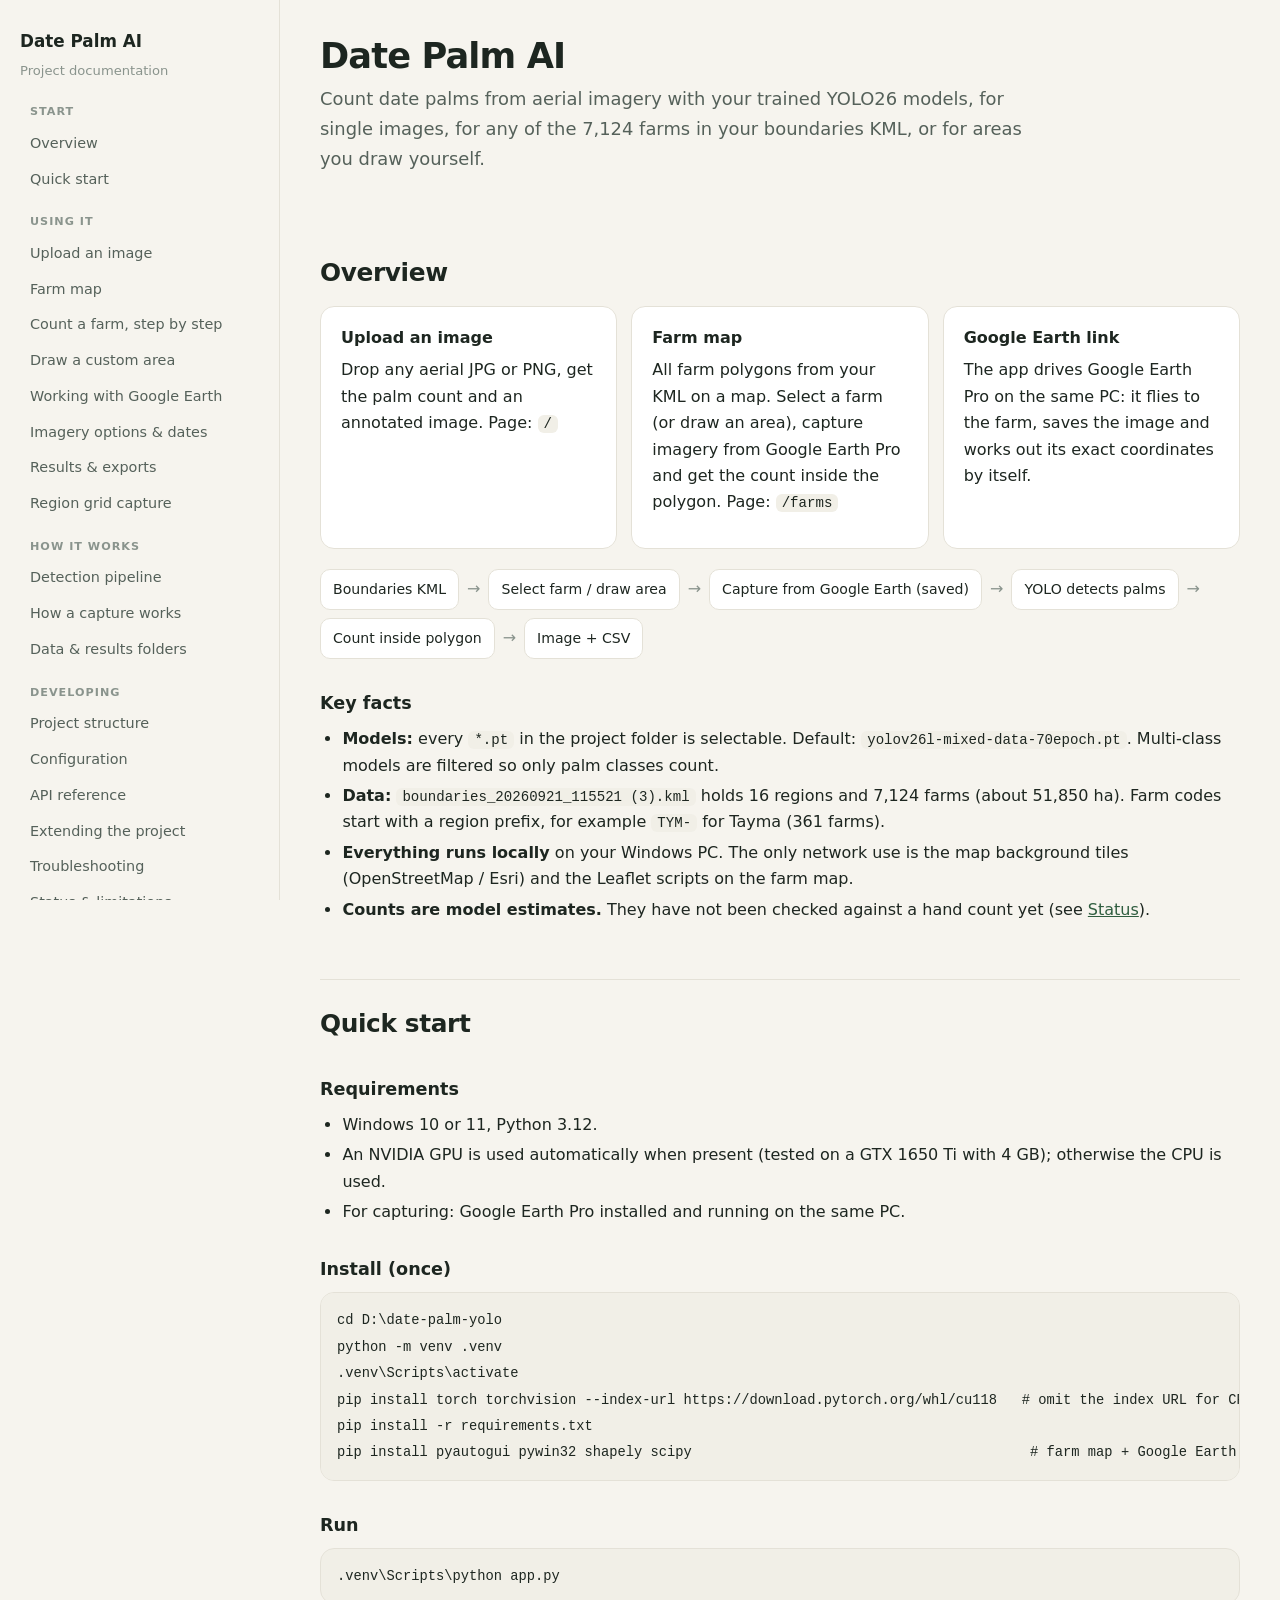
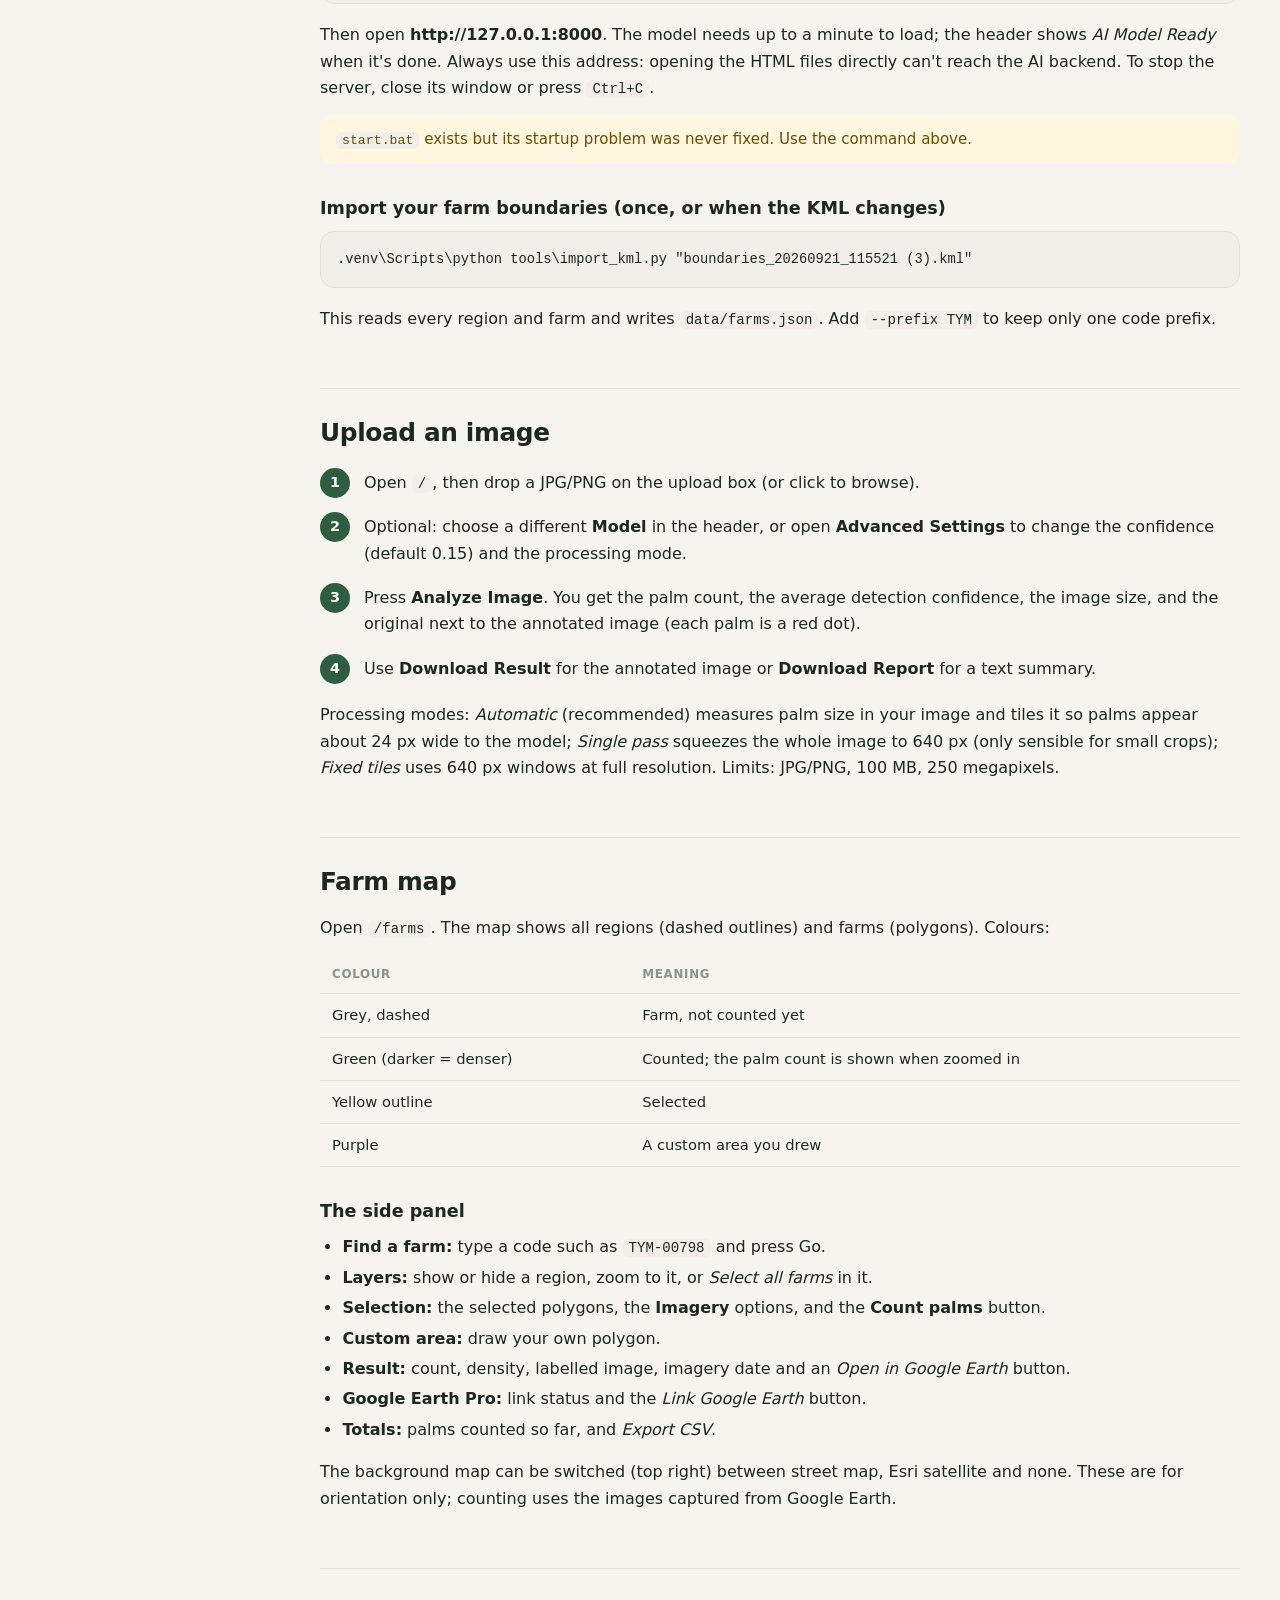
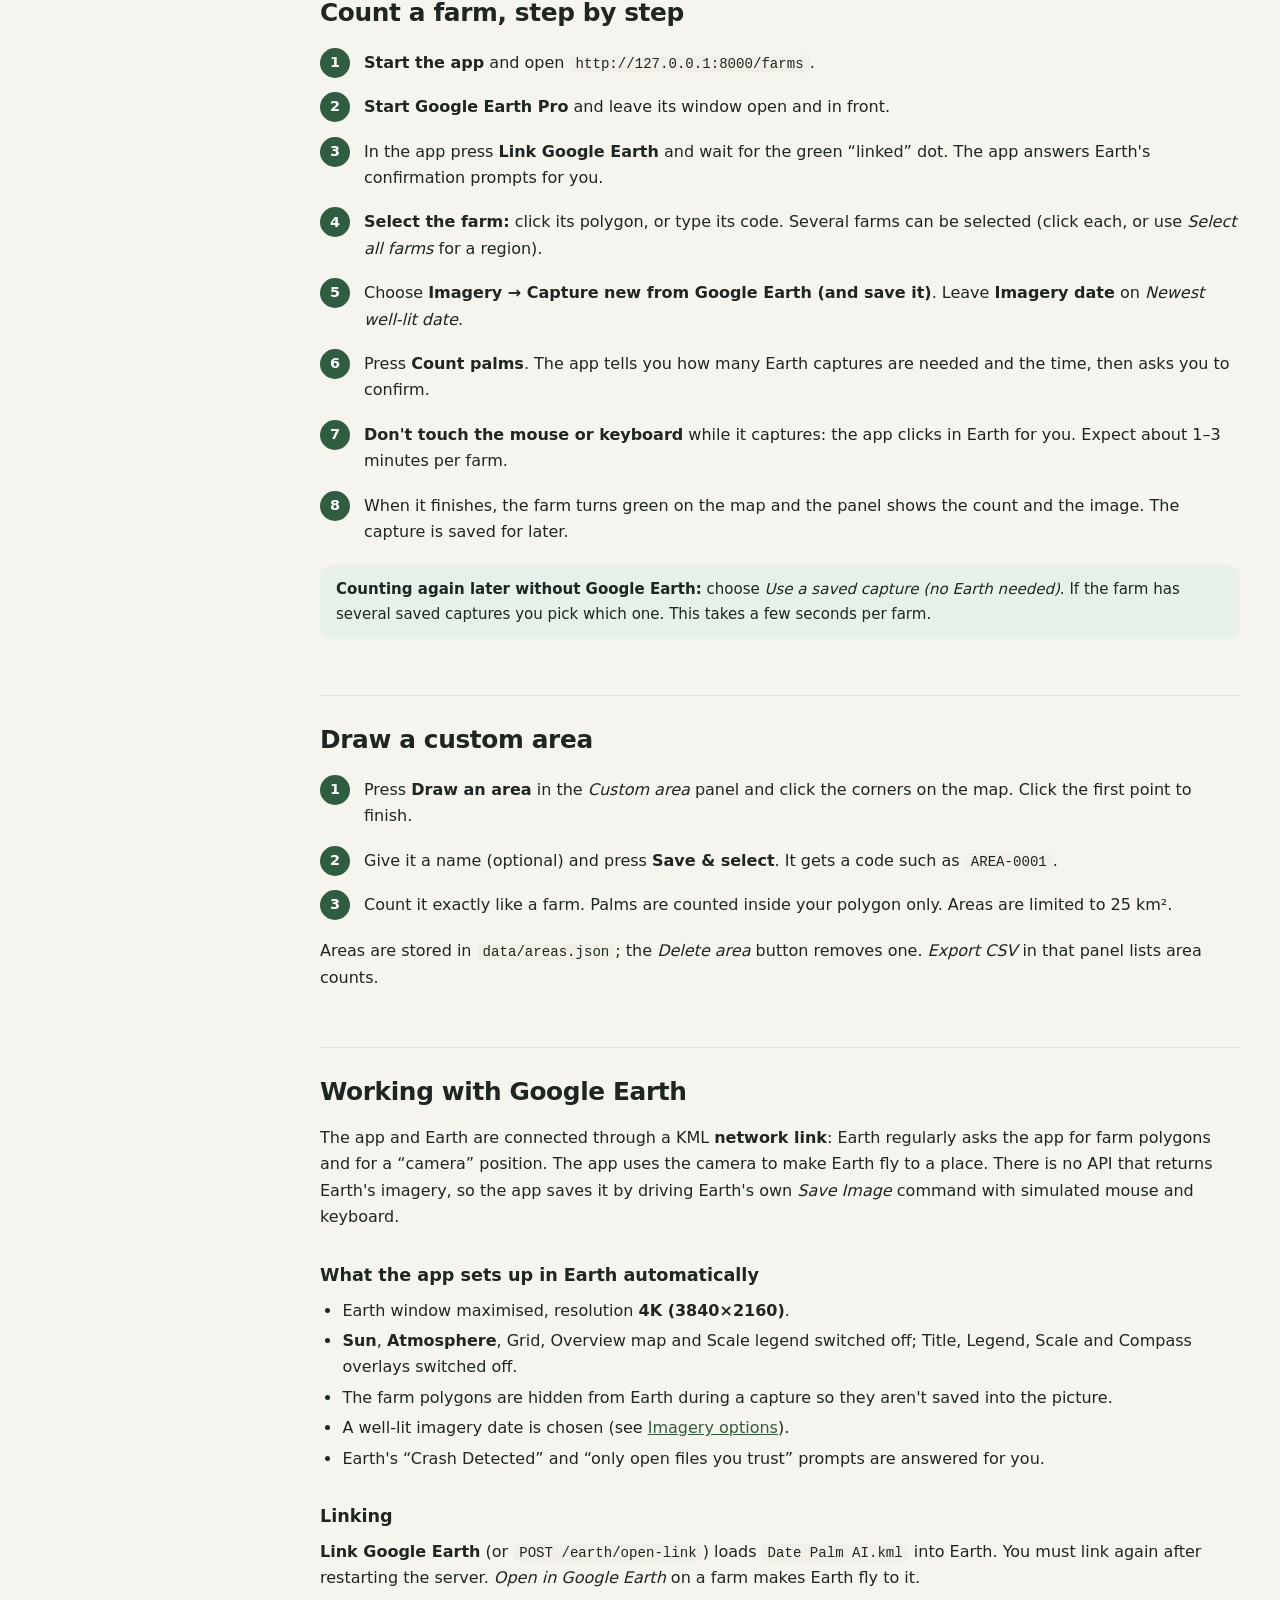
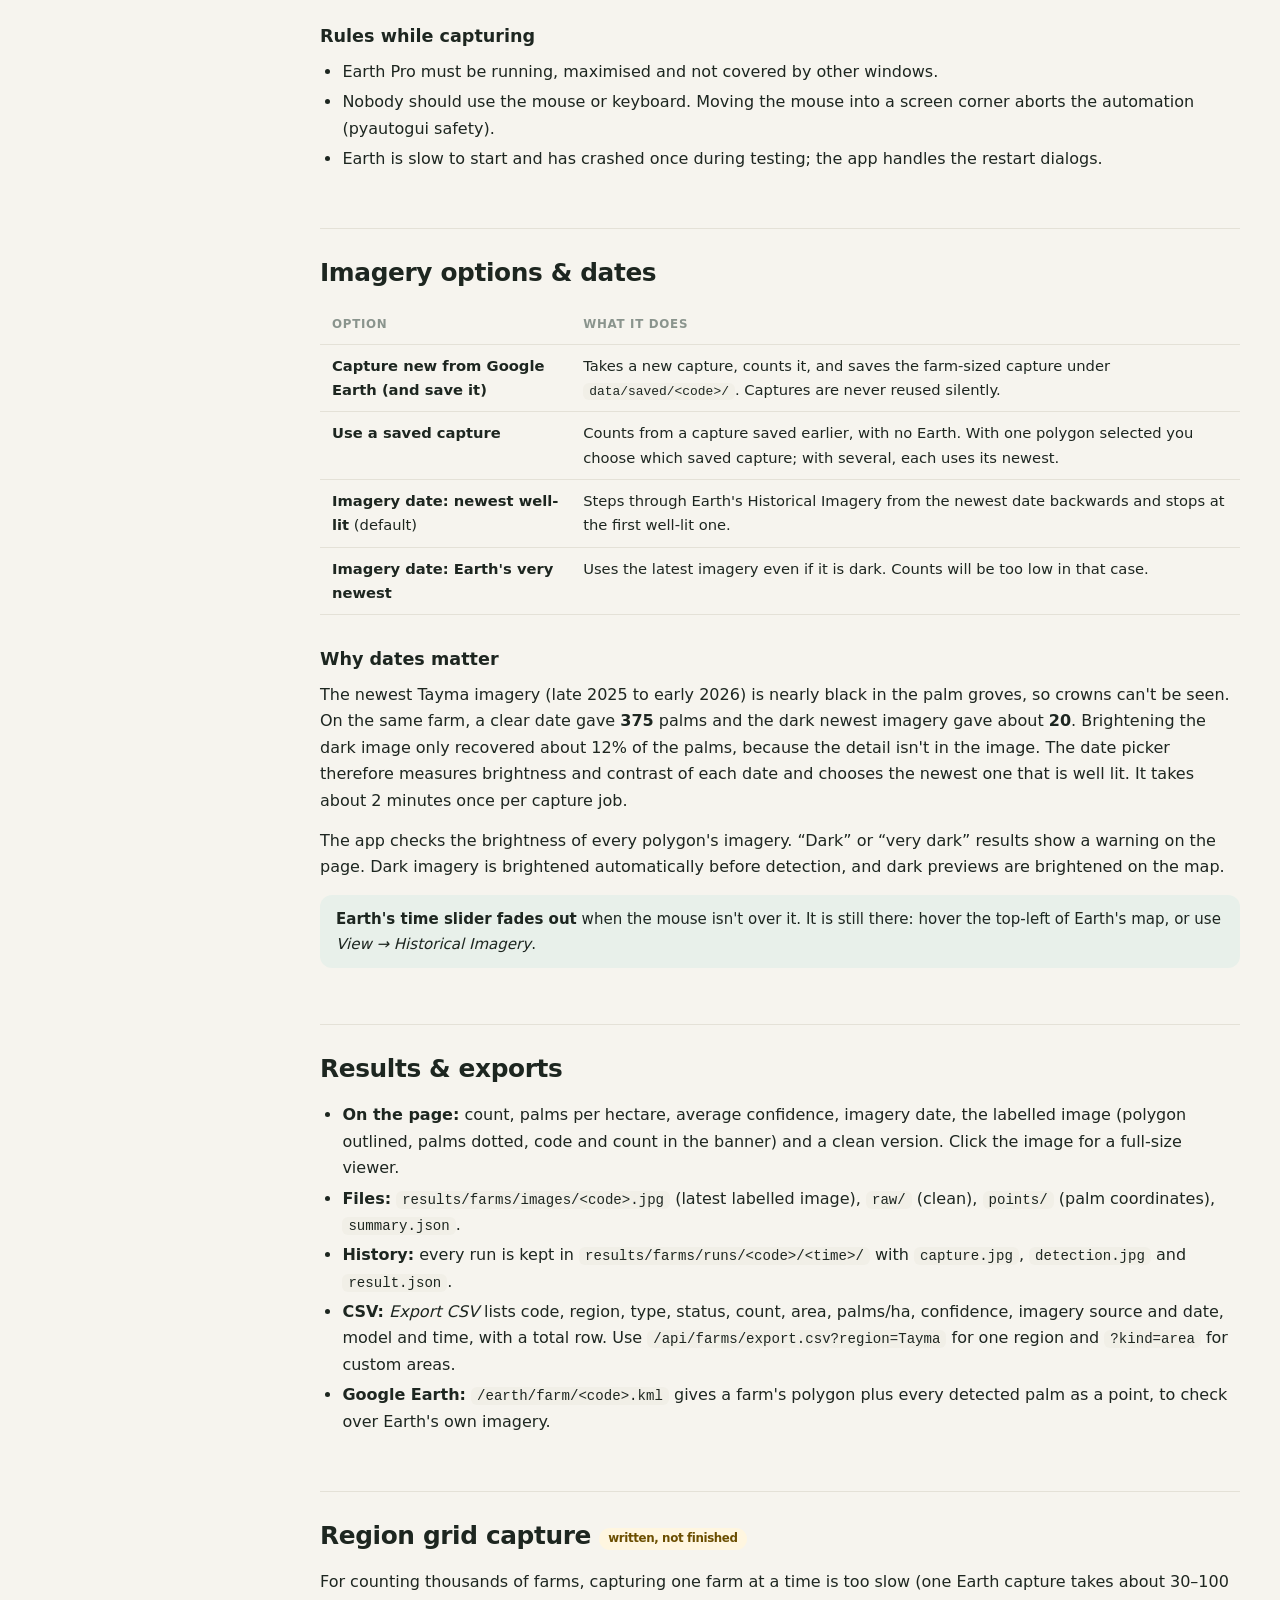
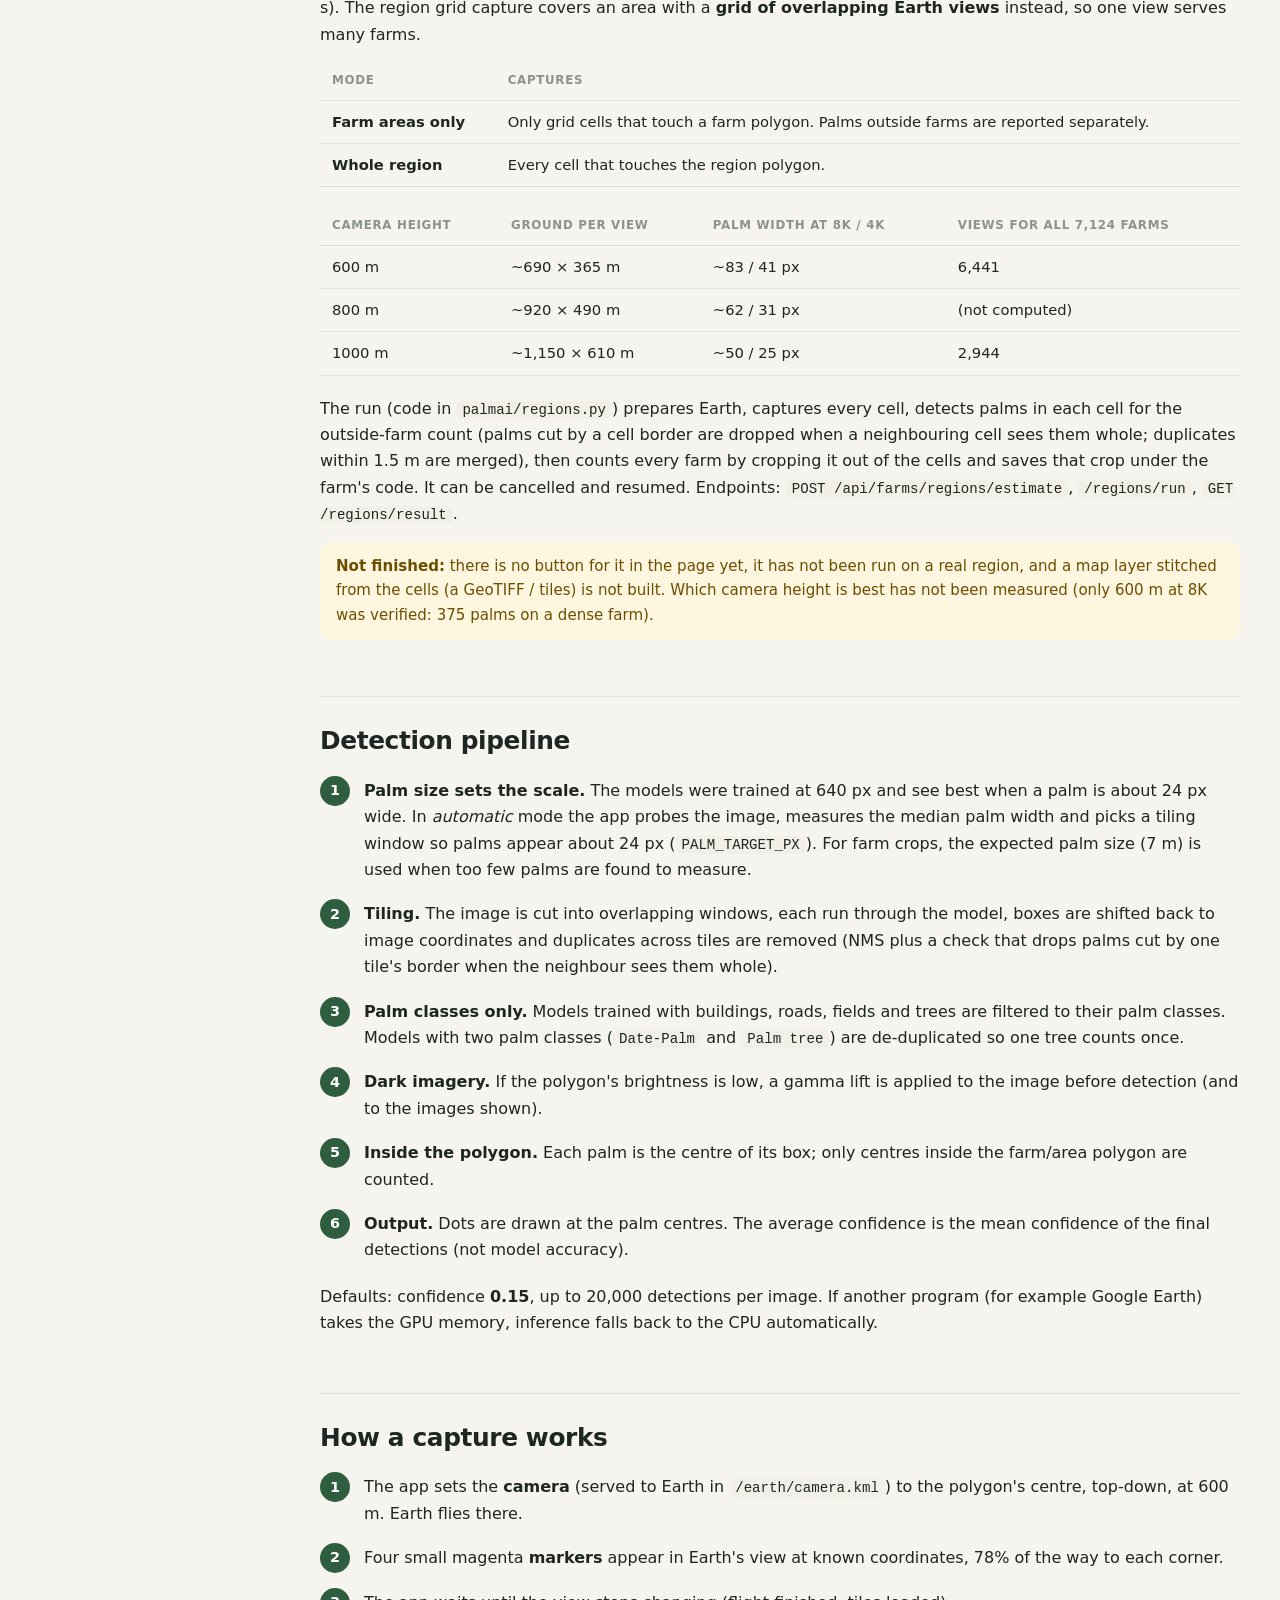
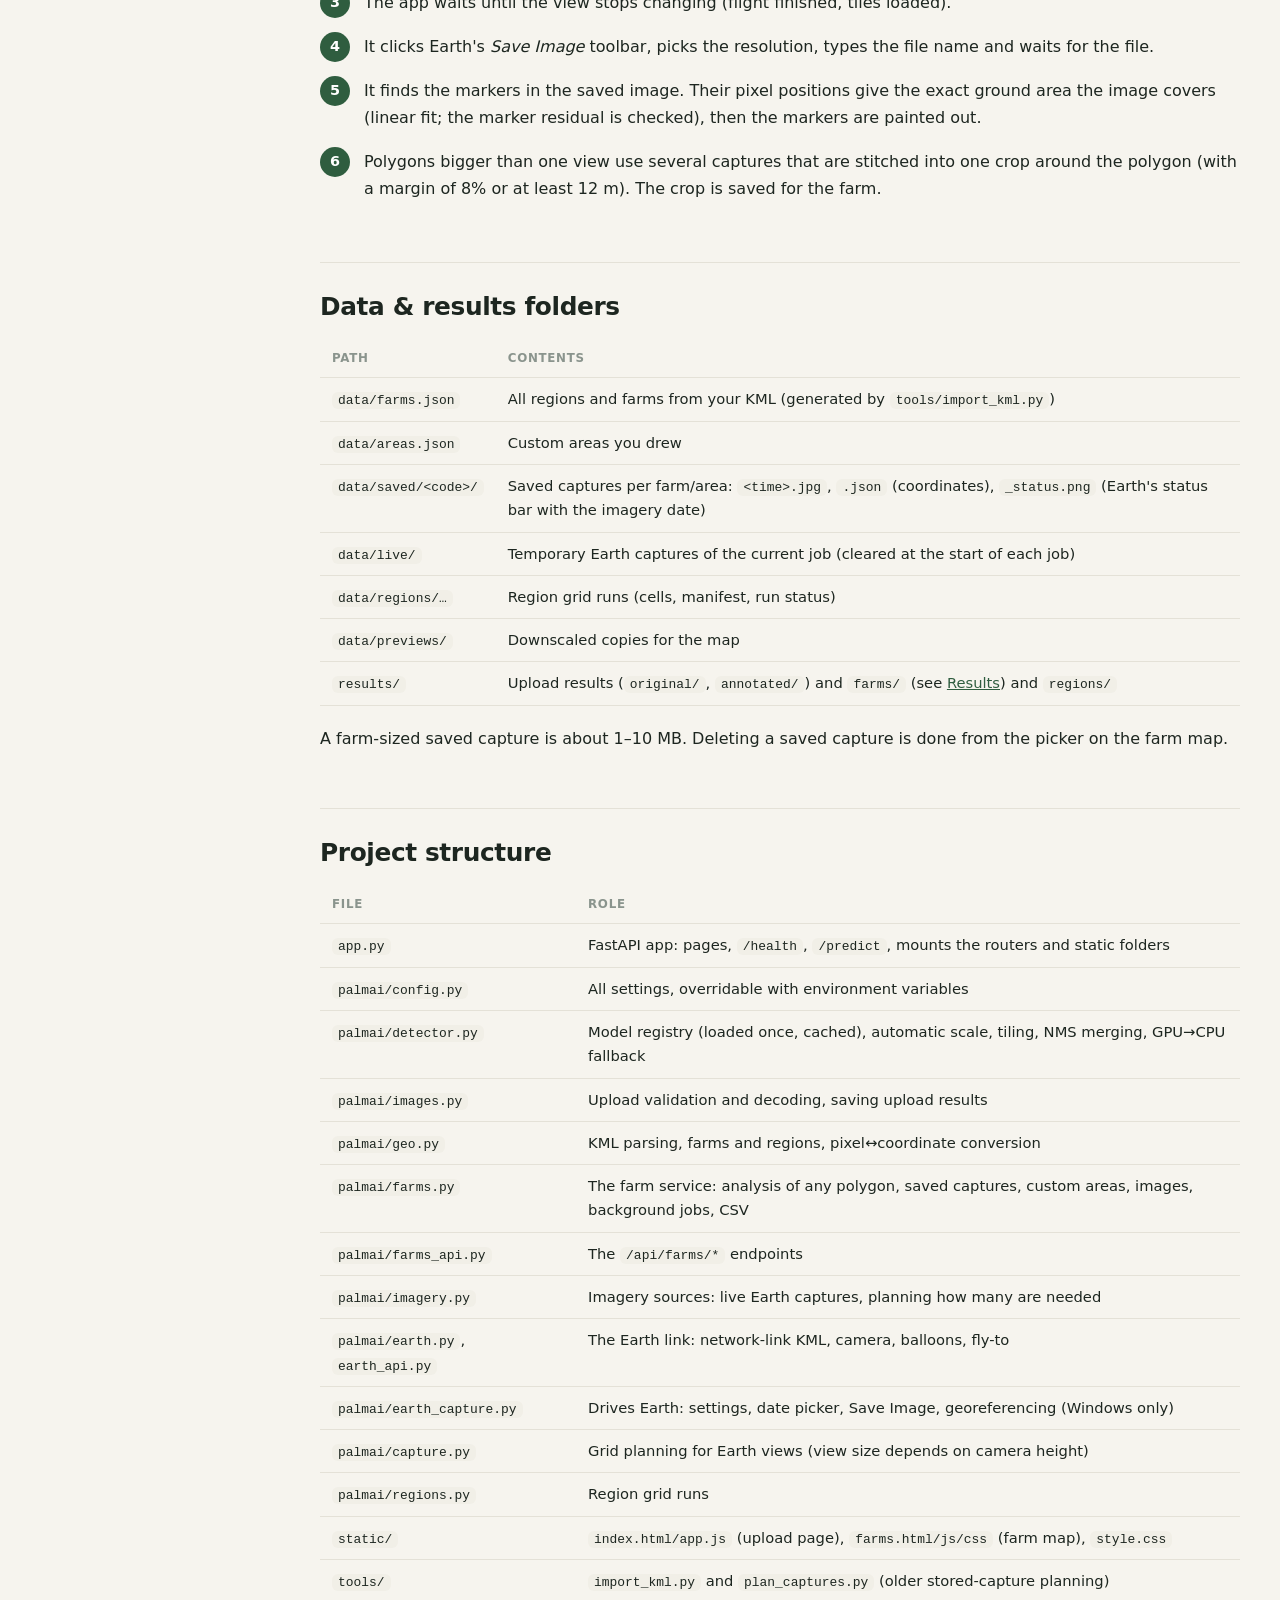
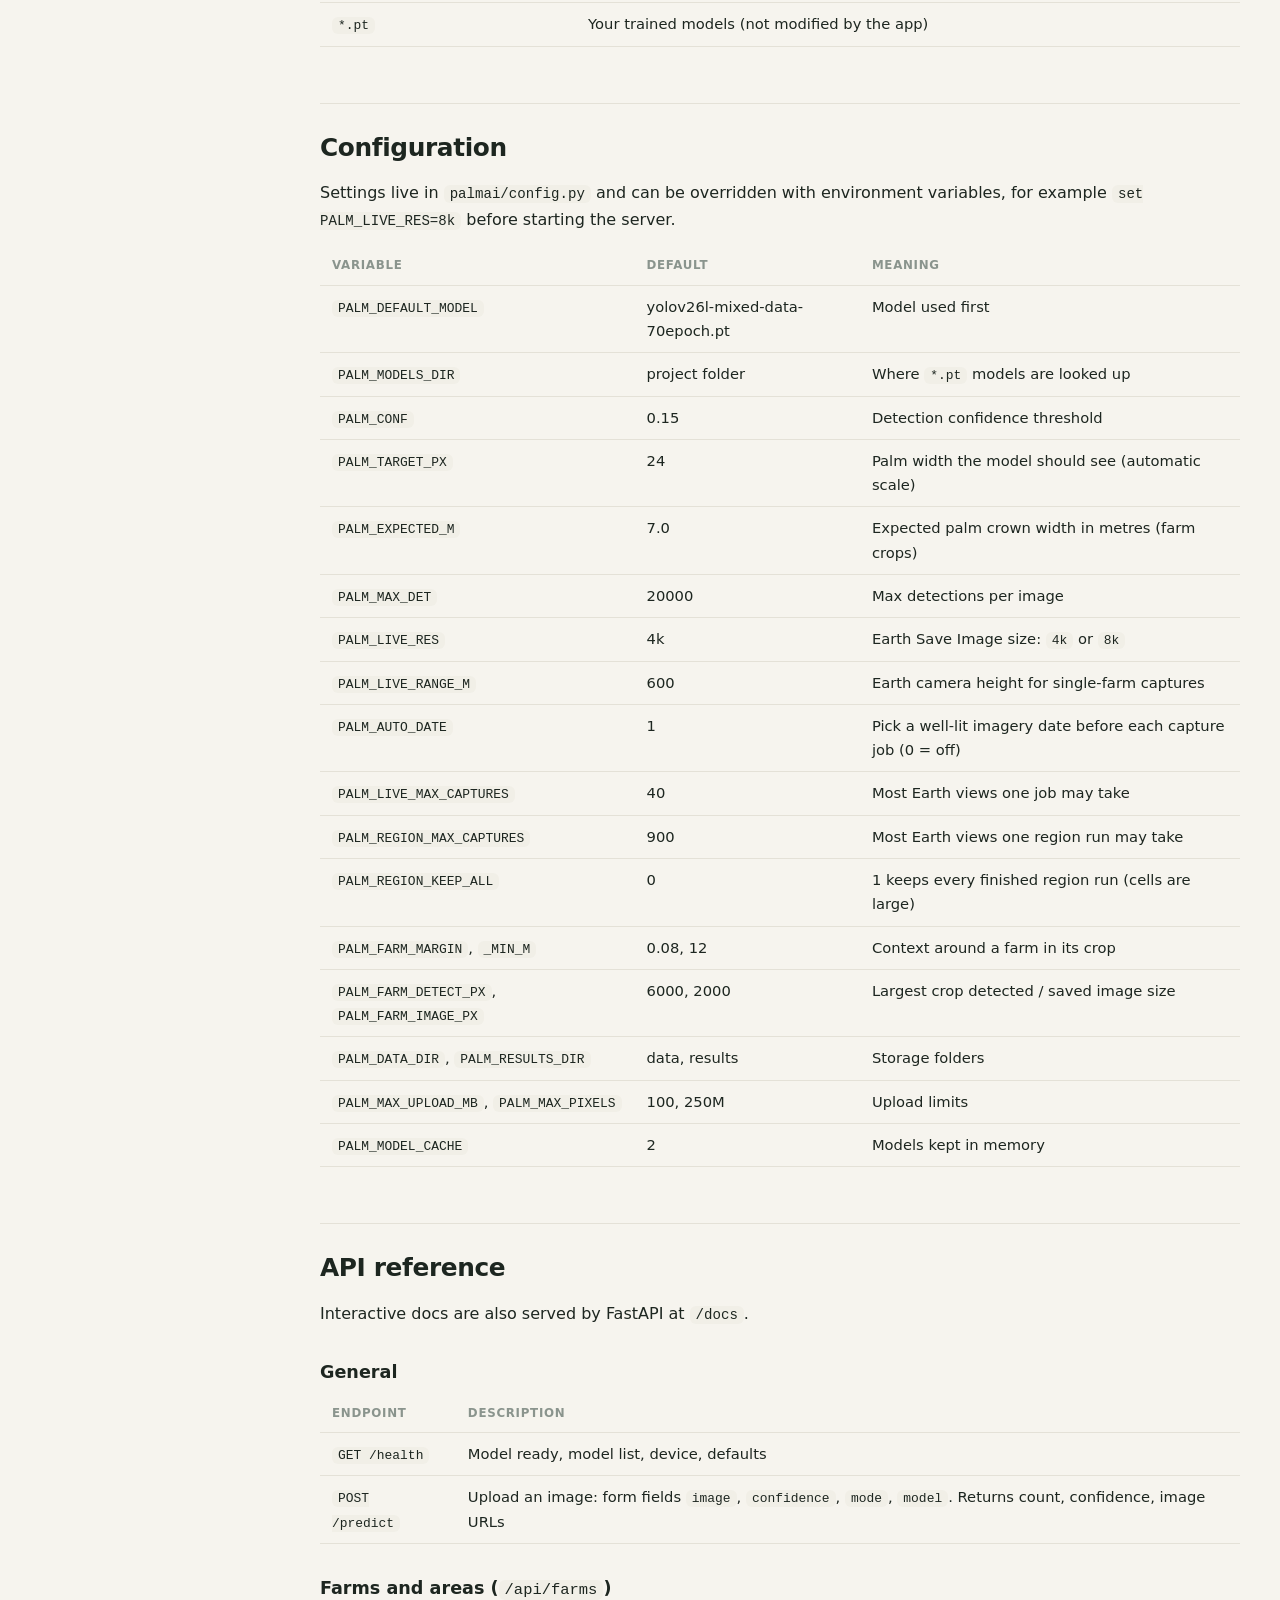
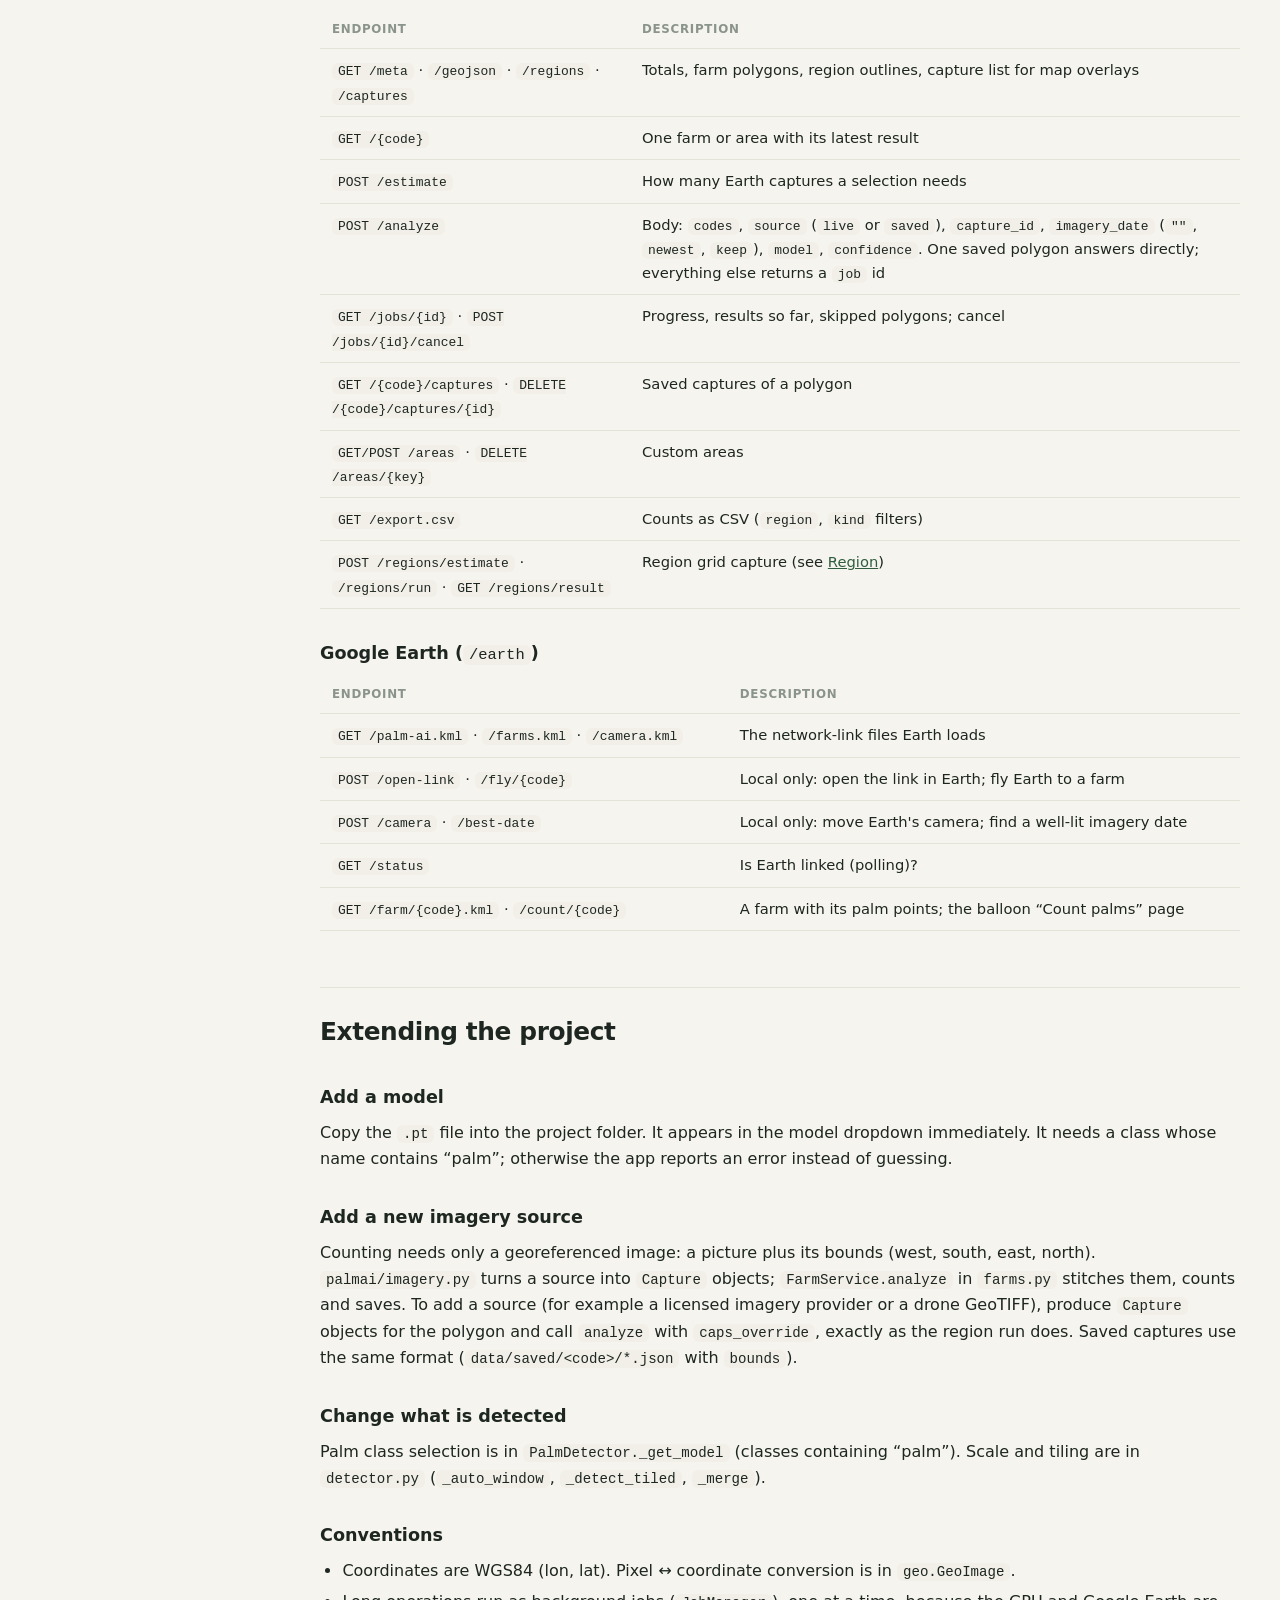
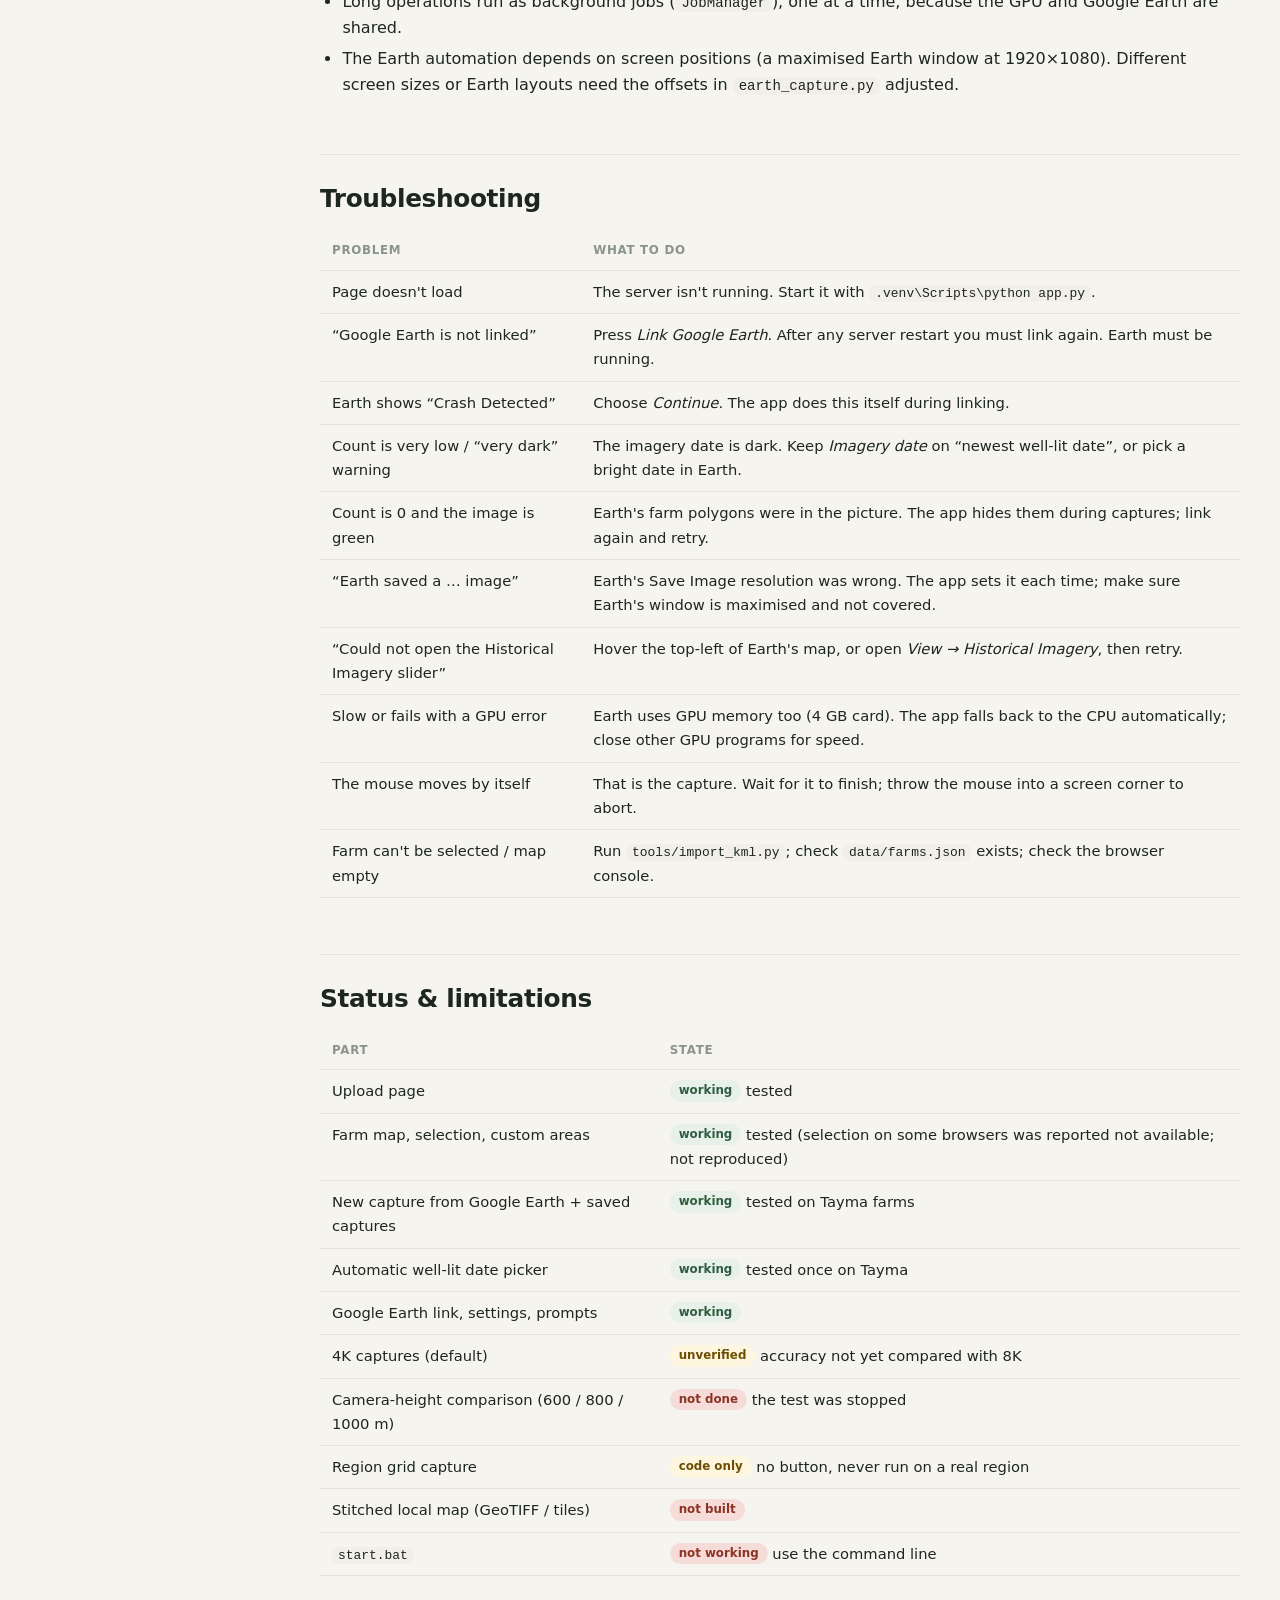
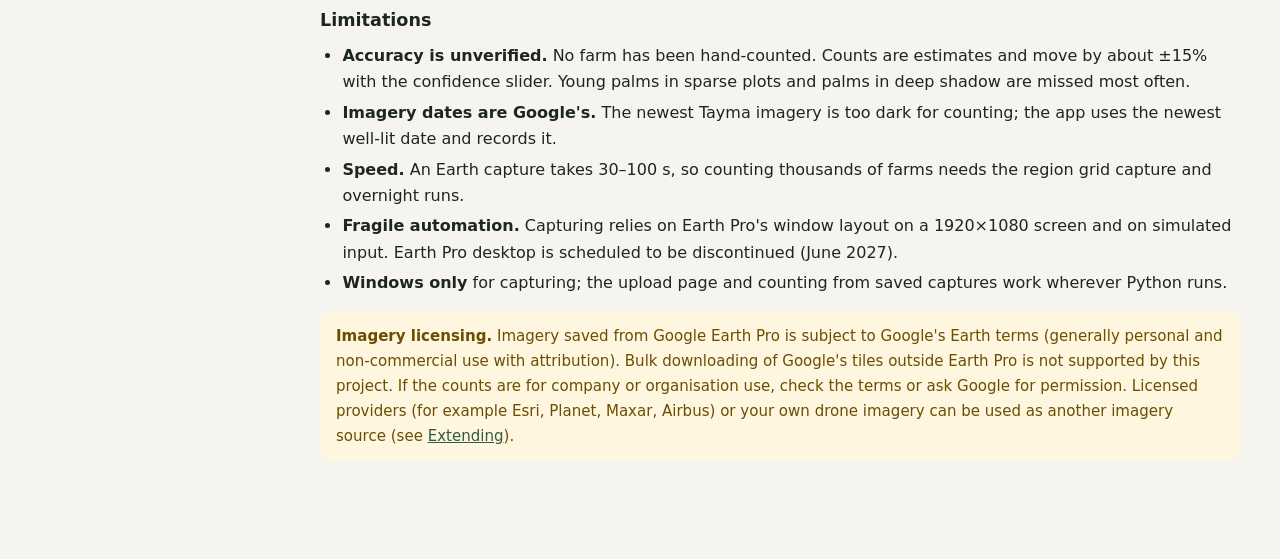
<file: docs/index.html>
<!doctype html>
<html lang="en">
<head>
<meta charset="utf-8">
<meta name="viewport" content="width=device-width, initial-scale=1">
<title>Date Palm AI – Documentation</title>
<style>
  :root {
    --bg: #f6f4ee; --surface: #ffffff; --ink: #1d2620; --ink2: #55615a; --ink3: #8a948d; --line: #e4e1d7;
    --accent: #2f5d3f; --accent-soft: #e8f0ea; --warn: #fff6e0; --warn-ink: #6b4e00; --code: #f1efe7;
    --radius: 14px;
  }
  @media (prefers-color-scheme: dark) {
    :root { --bg: #141a16; --surface: #1c241f; --ink: #e8ece9; --ink2: #aab5ae; --ink3: #7d8a82; --line: #2b362f;
            --accent: #7bc196; --accent-soft: #223329; --warn: #3a3017; --warn-ink: #e8cf8a; --code: #232d27; }
  }
  * { box-sizing: border-box; }
  html { scroll-behavior: smooth; scroll-padding-top: 20px; }
  body { margin: 0; background: var(--bg); color: var(--ink); font: 16px/1.65 "Segoe UI", system-ui, -apple-system, Roboto, sans-serif; }
  a { color: var(--accent); }
  .layout { display: grid; grid-template-columns: 280px minmax(0, 1fr); max-width: 1280px; margin: 0 auto; }
  nav { position: sticky; top: 0; align-self: start; height: 100vh; overflow-y: auto; padding: 28px 20px; border-right: 1px solid var(--line); }
  nav .brand { font-weight: 700; font-size: 1.05rem; margin-bottom: 4px; }
  nav .sub { color: var(--ink3); font-size: .82rem; margin-bottom: 22px; }
  nav a { display: block; padding: 6px 10px; border-radius: 8px; color: var(--ink2); text-decoration: none; font-size: .9rem; }
  nav a:hover { background: var(--accent-soft); color: var(--accent); }
  nav .group { margin: 16px 10px 4px; font-size: .7rem; letter-spacing: .09em; text-transform: uppercase; color: var(--ink3); font-weight: 600; }
  main { padding: 36px 40px 80px; min-width: 0; }
  h1 { font-size: 2.2rem; letter-spacing: -.025em; margin: 0 0 8px; line-height: 1.15; }
  h2 { font-size: 1.55rem; letter-spacing: -.015em; margin: 56px 0 12px; padding-top: 24px; border-top: 1px solid var(--line); }
  h2:first-of-type { border-top: 0; }
  h3 { font-size: 1.1rem; margin: 30px 0 8px; }
  p { margin: 0 0 14px; }
  .lead { font-size: 1.12rem; color: var(--ink2); max-width: 62ch; }
  ul, ol { padding-left: 1.4em; margin: 0 0 16px; }
  li { margin: 4px 0; }
  code { background: var(--code); padding: 1px 6px; border-radius: 6px; font: .88em/1.4 Consolas, "Cascadia Mono", monospace; }
  pre { background: var(--code); padding: 14px 16px; border-radius: var(--radius); overflow-x: auto; margin: 0 0 18px; border: 1px solid var(--line); }
  pre code { background: none; padding: 0; font-size: .86rem; }
  table { width: 100%; border-collapse: collapse; margin: 0 0 20px; font-size: .92rem; }
  th, td { text-align: left; padding: 9px 12px; border-bottom: 1px solid var(--line); vertical-align: top; }
  th { font-size: .74rem; letter-spacing: .06em; text-transform: uppercase; color: var(--ink3); }
  .card { background: var(--surface); border: 1px solid var(--line); border-radius: var(--radius); padding: 18px 20px; margin: 0 0 18px; }
  .grid { display: grid; grid-template-columns: repeat(auto-fit, minmax(240px, 1fr)); gap: 14px; margin-bottom: 20px; }
  .grid .card { margin: 0; }
  .grid h3 { margin: 0 0 6px; font-size: 1rem; }
  .note, .warn { padding: 12px 16px; border-radius: 12px; margin: 0 0 18px; font-size: .94rem; }
  .note { background: var(--accent-soft); }
  .warn { background: var(--warn); color: var(--warn-ink); }
  .tag { display: inline-block; padding: 1px 9px; border-radius: 99px; font-size: .74rem; font-weight: 600; vertical-align: 2px; }
  .tag.ok { background: var(--accent-soft); color: var(--accent); }
  .tag.part { background: var(--warn); color: var(--warn-ink); }
  .tag.no { background: #f6dcd8; color: #8c3326; }
  .flow { display: flex; flex-wrap: wrap; align-items: center; gap: 8px; margin: 0 0 20px; }
  .flow span.step { background: var(--surface); border: 1px solid var(--line); border-radius: 10px; padding: 8px 12px; font-size: .88rem; }
  .flow span.arrow { color: var(--ink3); }
  .steps { counter-reset: s; list-style: none; padding: 0; }
  .steps li { counter-increment: s; position: relative; padding: 4px 0 4px 44px; margin: 10px 0; }
  .steps li::before { content: counter(s); position: absolute; left: 0; top: 2px; width: 30px; height: 30px; border-radius: 50%; background: var(--accent); color: #fff; display: grid; place-items: center; font-weight: 700; font-size: .9rem; }
  @media (max-width: 900px) {
    .layout { grid-template-columns: 1fr; }
    nav { position: static; height: auto; border-right: 0; border-bottom: 1px solid var(--line); }
    main { padding: 24px 18px 60px; }
  }
</style>
</head>
<body>
<div class="layout">

<nav aria-label="Contents">
  <div class="brand">Date Palm AI</div>
  <div class="sub">Project documentation</div>
  <div class="group">Start</div>
  <a href="#overview">Overview</a>
  <a href="#quickstart">Quick start</a>
  <div class="group">Using it</div>
  <a href="#upload">Upload an image</a>
  <a href="#farmmap">Farm map</a>
  <a href="#count-farm">Count a farm, step by step</a>
  <a href="#areas">Draw a custom area</a>
  <a href="#earth">Working with Google Earth</a>
  <a href="#imagery">Imagery options & dates</a>
  <a href="#results">Results & exports</a>
  <a href="#region">Region grid capture</a>
  <div class="group">How it works</div>
  <a href="#how">Detection pipeline</a>
  <a href="#capture">How a capture works</a>
  <a href="#data">Data & results folders</a>
  <div class="group">Developing</div>
  <a href="#structure">Project structure</a>
  <a href="#config">Configuration</a>
  <a href="#api">API reference</a>
  <a href="#extend">Extending the project</a>
  <a href="#trouble">Troubleshooting</a>
  <a href="#status">Status & limitations</a>
</nav>

<main>

<h1>Date Palm AI</h1>
<p class="lead">Count date palms from aerial imagery with your trained YOLO26 models, for single images, for any of the 7,124 farms in your boundaries KML, or for areas you draw yourself.</p>

<h2 id="overview">Overview</h2>
<div class="grid">
  <div class="card"><h3>Upload an image</h3><p>Drop any aerial JPG or PNG, get the palm count and an annotated image. Page: <code>/</code></p></div>
  <div class="card"><h3>Farm map</h3><p>All farm polygons from your KML on a map. Select a farm (or draw an area), capture imagery from Google Earth Pro and get the count inside the polygon. Page: <code>/farms</code></p></div>
  <div class="card"><h3>Google Earth link</h3><p>The app drives Google Earth Pro on the same PC: it flies to the farm, saves the image and works out its exact coordinates by itself.</p></div>
</div>

<div class="flow">
  <span class="step">Boundaries KML</span><span class="arrow">→</span>
  <span class="step">Select farm / draw area</span><span class="arrow">→</span>
  <span class="step">Capture from Google Earth (saved)</span><span class="arrow">→</span>
  <span class="step">YOLO detects palms</span><span class="arrow">→</span>
  <span class="step">Count inside polygon</span><span class="arrow">→</span>
  <span class="step">Image + CSV</span>
</div>

<h3>Key facts</h3>
<ul>
  <li><b>Models:</b> every <code>*.pt</code> in the project folder is selectable. Default: <code>yolov26l-mixed-data-70epoch.pt</code>. Multi-class models are filtered so only palm classes count.</li>
  <li><b>Data:</b> <code>boundaries_20260921_115521 (3).kml</code> holds 16 regions and 7,124 farms (about 51,850 ha). Farm codes start with a region prefix, for example <code>TYM-</code> for Tayma (361 farms).</li>
  <li><b>Everything runs locally</b> on your Windows PC. The only network use is the map background tiles (OpenStreetMap / Esri) and the Leaflet scripts on the farm map.</li>
  <li><b>Counts are model estimates.</b> They have not been checked against a hand count yet (see <a href="#status">Status</a>).</li>
</ul>

<h2 id="quickstart">Quick start</h2>
<h3>Requirements</h3>
<ul>
  <li>Windows 10 or 11, Python 3.12.</li>
  <li>An NVIDIA GPU is used automatically when present (tested on a GTX 1650 Ti with 4 GB); otherwise the CPU is used.</li>
  <li>For capturing: Google Earth Pro installed and running on the same PC.</li>
</ul>
<h3>Install (once)</h3>
<pre><code>cd D:\date-palm-yolo
python -m venv .venv
.venv\Scripts\activate
pip install torch torchvision --index-url https://download.pytorch.org/whl/cu118   # omit the index URL for CPU only
pip install -r requirements.txt
pip install pyautogui pywin32 shapely scipy                                         # farm map + Google Earth capture</code></pre>
<h3>Run</h3>
<pre><code>.venv\Scripts\python app.py</code></pre>
<p>Then open <b>http://127.0.0.1:8000</b>. The model needs up to a minute to load; the header shows <i>AI Model Ready</i> when it's done. Always use this address: opening the HTML files directly can't reach the AI backend. To stop the server, close its window or press <code>Ctrl+C</code>.</p>
<div class="warn"><code>start.bat</code> exists but its startup problem was never fixed. Use the command above.</div>
<h3>Import your farm boundaries (once, or when the KML changes)</h3>
<pre><code>.venv\Scripts\python tools\import_kml.py "boundaries_20260921_115521 (3).kml"</code></pre>
<p>This reads every region and farm and writes <code>data/farms.json</code>. Add <code>--prefix TYM</code> to keep only one code prefix.</p>

<h2 id="upload">Upload an image</h2>
<ol class="steps">
  <li>Open <code>/</code>, then drop a JPG/PNG on the upload box (or click to browse).</li>
  <li>Optional: choose a different <b>Model</b> in the header, or open <b>Advanced Settings</b> to change the confidence (default 0.15) and the processing mode.</li>
  <li>Press <b>Analyze Image</b>. You get the palm count, the average detection confidence, the image size, and the original next to the annotated image (each palm is a red dot).</li>
  <li>Use <b>Download Result</b> for the annotated image or <b>Download Report</b> for a text summary.</li>
</ol>
<p>Processing modes: <i>Automatic</i> (recommended) measures palm size in your image and tiles it so palms appear about 24 px wide to the model; <i>Single pass</i> squeezes the whole image to 640 px (only sensible for small crops); <i>Fixed tiles</i> uses 640 px windows at full resolution. Limits: JPG/PNG, 100 MB, 250 megapixels.</p>

<h2 id="farmmap">Farm map</h2>
<p>Open <code>/farms</code>. The map shows all regions (dashed outlines) and farms (polygons). Colours:</p>
<table>
  <tr><th>Colour</th><th>Meaning</th></tr>
  <tr><td>Grey, dashed</td><td>Farm, not counted yet</td></tr>
  <tr><td>Green (darker = denser)</td><td>Counted; the palm count is shown when zoomed in</td></tr>
  <tr><td>Yellow outline</td><td>Selected</td></tr>
  <tr><td>Purple</td><td>A custom area you drew</td></tr>
</table>
<h3>The side panel</h3>
<ul>
  <li><b>Find a farm:</b> type a code such as <code>TYM-00798</code> and press Go.</li>
  <li><b>Layers:</b> show or hide a region, zoom to it, or <i>Select all farms</i> in it.</li>
  <li><b>Selection:</b> the selected polygons, the <b>Imagery</b> options, and the <b>Count palms</b> button.</li>
  <li><b>Custom area:</b> draw your own polygon.</li>
  <li><b>Result:</b> count, density, labelled image, imagery date and an <i>Open in Google Earth</i> button.</li>
  <li><b>Google Earth Pro:</b> link status and the <i>Link Google Earth</i> button.</li>
  <li><b>Totals:</b> palms counted so far, and <i>Export CSV</i>.</li>
</ul>
<p>The background map can be switched (top right) between street map, Esri satellite and none. These are for orientation only; counting uses the images captured from Google Earth.</p>

<h2 id="count-farm">Count a farm, step by step</h2>
<ol class="steps">
  <li><b>Start the app</b> and open <code>http://127.0.0.1:8000/farms</code>.</li>
  <li><b>Start Google Earth Pro</b> and leave its window open and in front.</li>
  <li>In the app press <b>Link Google Earth</b> and wait for the green “linked” dot. The app answers Earth's confirmation prompts for you.</li>
  <li><b>Select the farm:</b> click its polygon, or type its code. Several farms can be selected (click each, or use <i>Select all farms</i> for a region).</li>
  <li>Choose <b>Imagery → Capture new from Google Earth (and save it)</b>. Leave <b>Imagery date</b> on <i>Newest well-lit date</i>.</li>
  <li>Press <b>Count palms</b>. The app tells you how many Earth captures are needed and the time, then asks you to confirm.</li>
  <li><b>Don't touch the mouse or keyboard</b> while it captures: the app clicks in Earth for you. Expect about 1–3 minutes per farm.</li>
  <li>When it finishes, the farm turns green on the map and the panel shows the count and the image. The capture is saved for later.</li>
</ol>
<div class="note"><b>Counting again later without Google Earth:</b> choose <i>Use a saved capture (no Earth needed)</i>. If the farm has several saved captures you pick which one. This takes a few seconds per farm.</div>

<h2 id="areas">Draw a custom area</h2>
<ol class="steps">
  <li>Press <b>Draw an area</b> in the <i>Custom area</i> panel and click the corners on the map. Click the first point to finish.</li>
  <li>Give it a name (optional) and press <b>Save &amp; select</b>. It gets a code such as <code>AREA-0001</code>.</li>
  <li>Count it exactly like a farm. Palms are counted inside your polygon only. Areas are limited to 25 km².</li>
</ol>
<p>Areas are stored in <code>data/areas.json</code>; the <i>Delete area</i> button removes one. <i>Export CSV</i> in that panel lists area counts.</p>

<h2 id="earth">Working with Google Earth</h2>
<p>The app and Earth are connected through a KML <b>network link</b>: Earth regularly asks the app for farm polygons and for a “camera” position. The app uses the camera to make Earth fly to a place. There is no API that returns Earth's imagery, so the app saves it by driving Earth's own <i>Save Image</i> command with simulated mouse and keyboard.</p>
<h3>What the app sets up in Earth automatically</h3>
<ul>
  <li>Earth window maximised, resolution <b>4K (3840×2160)</b>.</li>
  <li><b>Sun</b>, <b>Atmosphere</b>, Grid, Overview map and Scale legend switched off; Title, Legend, Scale and Compass overlays switched off.</li>
  <li>The farm polygons are hidden from Earth during a capture so they aren't saved into the picture.</li>
  <li>A well-lit imagery date is chosen (see <a href="#imagery">Imagery options</a>).</li>
  <li>Earth's “Crash Detected” and “only open files you trust” prompts are answered for you.</li>
</ul>
<h3>Linking</h3>
<p><b>Link Google Earth</b> (or <code>POST /earth/open-link</code>) loads <code>Date Palm AI.kml</code> into Earth. You must link again after restarting the server. <i>Open in Google Earth</i> on a farm makes Earth fly to it.</p>
<h3>Rules while capturing</h3>
<ul>
  <li>Earth Pro must be running, maximised and not covered by other windows.</li>
  <li>Nobody should use the mouse or keyboard. Moving the mouse into a screen corner aborts the automation (pyautogui safety).</li>
  <li>Earth is slow to start and has crashed once during testing; the app handles the restart dialogs.</li>
</ul>

<h2 id="imagery">Imagery options & dates</h2>
<table>
  <tr><th>Option</th><th>What it does</th></tr>
  <tr><td><b>Capture new from Google Earth (and save it)</b></td><td>Takes a new capture, counts it, and saves the farm-sized capture under <code>data/saved/&lt;code&gt;/</code>. Captures are never reused silently.</td></tr>
  <tr><td><b>Use a saved capture</b></td><td>Counts from a capture saved earlier, with no Earth. With one polygon selected you choose which saved capture; with several, each uses its newest.</td></tr>
  <tr><td><b>Imagery date: newest well-lit</b> (default)</td><td>Steps through Earth's Historical Imagery from the newest date backwards and stops at the first well-lit one.</td></tr>
  <tr><td><b>Imagery date: Earth's very newest</b></td><td>Uses the latest imagery even if it is dark. Counts will be too low in that case.</td></tr>
</table>
<h3>Why dates matter</h3>
<p>The newest Tayma imagery (late 2025 to early 2026) is nearly black in the palm groves, so crowns can't be seen. On the same farm, a clear date gave <b>375</b> palms and the dark newest imagery gave about <b>20</b>. Brightening the dark image only recovered about 12% of the palms, because the detail isn't in the image. The date picker therefore measures brightness and contrast of each date and chooses the newest one that is well lit. It takes about 2 minutes once per capture job.</p>
<p>The app checks the brightness of every polygon's imagery. “Dark” or “very dark” results show a warning on the page. Dark imagery is brightened automatically before detection, and dark previews are brightened on the map.</p>
<div class="note"><b>Earth's time slider fades out</b> when the mouse isn't over it. It is still there: hover the top-left of Earth's map, or use <i>View → Historical Imagery</i>.</div>

<h2 id="results">Results & exports</h2>
<ul>
  <li><b>On the page:</b> count, palms per hectare, average confidence, imagery date, the labelled image (polygon outlined, palms dotted, code and count in the banner) and a clean version. Click the image for a full-size viewer.</li>
  <li><b>Files:</b> <code>results/farms/images/&lt;code&gt;.jpg</code> (latest labelled image), <code>raw/</code> (clean), <code>points/</code> (palm coordinates), <code>summary.json</code>.</li>
  <li><b>History:</b> every run is kept in <code>results/farms/runs/&lt;code&gt;/&lt;time&gt;/</code> with <code>capture.jpg</code>, <code>detection.jpg</code> and <code>result.json</code>.</li>
  <li><b>CSV:</b> <i>Export CSV</i> lists code, region, type, status, count, area, palms/ha, confidence, imagery source and date, model and time, with a total row. Use <code>/api/farms/export.csv?region=Tayma</code> for one region and <code>?kind=area</code> for custom areas.</li>
  <li><b>Google Earth:</b> <code>/earth/farm/&lt;code&gt;.kml</code> gives a farm's polygon plus every detected palm as a point, to check over Earth's own imagery.</li>
</ul>

<h2 id="region">Region grid capture <span class="tag part">written, not finished</span></h2>
<p>For counting thousands of farms, capturing one farm at a time is too slow (one Earth capture takes about 30–100 s). The region grid capture covers an area with a <b>grid of overlapping Earth views</b> instead, so one view serves many farms.</p>
<table>
  <tr><th>Mode</th><th>Captures</th></tr>
  <tr><td><b>Farm areas only</b></td><td>Only grid cells that touch a farm polygon. Palms outside farms are reported separately.</td></tr>
  <tr><td><b>Whole region</b></td><td>Every cell that touches the region polygon.</td></tr>
</table>
<table>
  <tr><th>Camera height</th><th>Ground per view</th><th>Palm width at 8K / 4K</th><th>Views for all 7,124 farms</th></tr>
  <tr><td>600 m</td><td>~690 × 365 m</td><td>~83 / 41 px</td><td>6,441</td></tr>
  <tr><td>800 m</td><td>~920 × 490 m</td><td>~62 / 31 px</td><td>(not computed)</td></tr>
  <tr><td>1000 m</td><td>~1,150 × 610 m</td><td>~50 / 25 px</td><td>2,944</td></tr>
</table>
<p>The run (code in <code>palmai/regions.py</code>) prepares Earth, captures every cell, detects palms in each cell for the outside-farm count (palms cut by a cell border are dropped when a neighbouring cell sees them whole; duplicates within 1.5 m are merged), then counts every farm by cropping it out of the cells and saves that crop under the farm's code. It can be cancelled and resumed. Endpoints: <code>POST /api/farms/regions/estimate</code>, <code>/regions/run</code>, <code>GET /regions/result</code>.</p>
<div class="warn"><b>Not finished:</b> there is no button for it in the page yet, it has not been run on a real region, and a map layer stitched from the cells (a GeoTIFF / tiles) is not built. Which camera height is best has not been measured (only 600 m at 8K was verified: 375 palms on a dense farm).</div>

<h2 id="how">Detection pipeline</h2>
<ol class="steps">
  <li><b>Palm size sets the scale.</b> The models were trained at 640 px and see best when a palm is about 24 px wide. In <i>automatic</i> mode the app probes the image, measures the median palm width and picks a tiling window so palms appear about 24 px (<code>PALM_TARGET_PX</code>). For farm crops, the expected palm size (7 m) is used when too few palms are found to measure.</li>
  <li><b>Tiling.</b> The image is cut into overlapping windows, each run through the model, boxes are shifted back to image coordinates and duplicates across tiles are removed (NMS plus a check that drops palms cut by one tile's border when the neighbour sees them whole).</li>
  <li><b>Palm classes only.</b> Models trained with buildings, roads, fields and trees are filtered to their palm classes. Models with two palm classes (<code>Date-Palm</code> and <code>Palm tree</code>) are de-duplicated so one tree counts once.</li>
  <li><b>Dark imagery.</b> If the polygon's brightness is low, a gamma lift is applied to the image before detection (and to the images shown).</li>
  <li><b>Inside the polygon.</b> Each palm is the centre of its box; only centres inside the farm/area polygon are counted.</li>
  <li><b>Output.</b> Dots are drawn at the palm centres. The average confidence is the mean confidence of the final detections (not model accuracy).</li>
</ol>
<p>Defaults: confidence <b>0.15</b>, up to 20,000 detections per image. If another program (for example Google Earth) takes the GPU memory, inference falls back to the CPU automatically.</p>

<h2 id="capture">How a capture works</h2>
<ol class="steps">
  <li>The app sets the <b>camera</b> (served to Earth in <code>/earth/camera.kml</code>) to the polygon's centre, top-down, at 600 m. Earth flies there.</li>
  <li>Four small magenta <b>markers</b> appear in Earth's view at known coordinates, 78% of the way to each corner.</li>
  <li>The app waits until the view stops changing (flight finished, tiles loaded).</li>
  <li>It clicks Earth's <i>Save Image</i> toolbar, picks the resolution, types the file name and waits for the file.</li>
  <li>It finds the markers in the saved image. Their pixel positions give the exact ground area the image covers (linear fit; the marker residual is checked), then the markers are painted out.</li>
  <li>Polygons bigger than one view use several captures that are stitched into one crop around the polygon (with a margin of 8% or at least 12 m). The crop is saved for the farm.</li>
</ol>

<h2 id="data">Data & results folders</h2>
<table>
  <tr><th>Path</th><th>Contents</th></tr>
  <tr><td><code>data/farms.json</code></td><td>All regions and farms from your KML (generated by <code>tools/import_kml.py</code>)</td></tr>
  <tr><td><code>data/areas.json</code></td><td>Custom areas you drew</td></tr>
  <tr><td><code>data/saved/&lt;code&gt;/</code></td><td>Saved captures per farm/area: <code>&lt;time&gt;.jpg</code>, <code>.json</code> (coordinates), <code>_status.png</code> (Earth's status bar with the imagery date)</td></tr>
  <tr><td><code>data/live/</code></td><td>Temporary Earth captures of the current job (cleared at the start of each job)</td></tr>
  <tr><td><code>data/regions/…</code></td><td>Region grid runs (cells, manifest, run status)</td></tr>
  <tr><td><code>data/previews/</code></td><td>Downscaled copies for the map</td></tr>
  <tr><td><code>results/</code></td><td>Upload results (<code>original/</code>, <code>annotated/</code>) and <code>farms/</code> (see <a href="#results">Results</a>) and <code>regions/</code></td></tr>
</table>
<p>A farm-sized saved capture is about 1–10 MB. Deleting a saved capture is done from the picker on the farm map.</p>

<h2 id="structure">Project structure</h2>
<table>
  <tr><th>File</th><th>Role</th></tr>
  <tr><td><code>app.py</code></td><td>FastAPI app: pages, <code>/health</code>, <code>/predict</code>, mounts the routers and static folders</td></tr>
  <tr><td><code>palmai/config.py</code></td><td>All settings, overridable with environment variables</td></tr>
  <tr><td><code>palmai/detector.py</code></td><td>Model registry (loaded once, cached), automatic scale, tiling, NMS merging, GPU→CPU fallback</td></tr>
  <tr><td><code>palmai/images.py</code></td><td>Upload validation and decoding, saving upload results</td></tr>
  <tr><td><code>palmai/geo.py</code></td><td>KML parsing, farms and regions, pixel↔coordinate conversion</td></tr>
  <tr><td><code>palmai/farms.py</code></td><td>The farm service: analysis of any polygon, saved captures, custom areas, images, background jobs, CSV</td></tr>
  <tr><td><code>palmai/farms_api.py</code></td><td>The <code>/api/farms/*</code> endpoints</td></tr>
  <tr><td><code>palmai/imagery.py</code></td><td>Imagery sources: live Earth captures, planning how many are needed</td></tr>
  <tr><td><code>palmai/earth.py</code>, <code>earth_api.py</code></td><td>The Earth link: network-link KML, camera, balloons, fly-to</td></tr>
  <tr><td><code>palmai/earth_capture.py</code></td><td>Drives Earth: settings, date picker, Save Image, georeferencing (Windows only)</td></tr>
  <tr><td><code>palmai/capture.py</code></td><td>Grid planning for Earth views (view size depends on camera height)</td></tr>
  <tr><td><code>palmai/regions.py</code></td><td>Region grid runs</td></tr>
  <tr><td><code>static/</code></td><td><code>index.html/app.js</code> (upload page), <code>farms.html/js/css</code> (farm map), <code>style.css</code></td></tr>
  <tr><td><code>tools/</code></td><td><code>import_kml.py</code> and <code>plan_captures.py</code> (older stored-capture planning)</td></tr>
  <tr><td><code>*.pt</code></td><td>Your trained models (not modified by the app)</td></tr>
</table>

<h2 id="config">Configuration</h2>
<p>Settings live in <code>palmai/config.py</code> and can be overridden with environment variables, for example <code>set PALM_LIVE_RES=8k</code> before starting the server.</p>
<table>
  <tr><th>Variable</th><th>Default</th><th>Meaning</th></tr>
  <tr><td><code>PALM_DEFAULT_MODEL</code></td><td>yolov26l-mixed-data-70epoch.pt</td><td>Model used first</td></tr>
  <tr><td><code>PALM_MODELS_DIR</code></td><td>project folder</td><td>Where <code>*.pt</code> models are looked up</td></tr>
  <tr><td><code>PALM_CONF</code></td><td>0.15</td><td>Detection confidence threshold</td></tr>
  <tr><td><code>PALM_TARGET_PX</code></td><td>24</td><td>Palm width the model should see (automatic scale)</td></tr>
  <tr><td><code>PALM_EXPECTED_M</code></td><td>7.0</td><td>Expected palm crown width in metres (farm crops)</td></tr>
  <tr><td><code>PALM_MAX_DET</code></td><td>20000</td><td>Max detections per image</td></tr>
  <tr><td><code>PALM_LIVE_RES</code></td><td>4k</td><td>Earth Save Image size: <code>4k</code> or <code>8k</code></td></tr>
  <tr><td><code>PALM_LIVE_RANGE_M</code></td><td>600</td><td>Earth camera height for single-farm captures</td></tr>
  <tr><td><code>PALM_AUTO_DATE</code></td><td>1</td><td>Pick a well-lit imagery date before each capture job (0 = off)</td></tr>
  <tr><td><code>PALM_LIVE_MAX_CAPTURES</code></td><td>40</td><td>Most Earth views one job may take</td></tr>
  <tr><td><code>PALM_REGION_MAX_CAPTURES</code></td><td>900</td><td>Most Earth views one region run may take</td></tr>
  <tr><td><code>PALM_REGION_KEEP_ALL</code></td><td>0</td><td>1 keeps every finished region run (cells are large)</td></tr>
  <tr><td><code>PALM_FARM_MARGIN</code>, <code>_MIN_M</code></td><td>0.08, 12</td><td>Context around a farm in its crop</td></tr>
  <tr><td><code>PALM_FARM_DETECT_PX</code>, <code>PALM_FARM_IMAGE_PX</code></td><td>6000, 2000</td><td>Largest crop detected / saved image size</td></tr>
  <tr><td><code>PALM_DATA_DIR</code>, <code>PALM_RESULTS_DIR</code></td><td>data, results</td><td>Storage folders</td></tr>
  <tr><td><code>PALM_MAX_UPLOAD_MB</code>, <code>PALM_MAX_PIXELS</code></td><td>100, 250M</td><td>Upload limits</td></tr>
  <tr><td><code>PALM_MODEL_CACHE</code></td><td>2</td><td>Models kept in memory</td></tr>
</table>

<h2 id="api">API reference</h2>
<p>Interactive docs are also served by FastAPI at <code>/docs</code>.</p>
<h3>General</h3>
<table>
  <tr><th>Endpoint</th><th>Description</th></tr>
  <tr><td><code>GET /health</code></td><td>Model ready, model list, device, defaults</td></tr>
  <tr><td><code>POST /predict</code></td><td>Upload an image: form fields <code>image</code>, <code>confidence</code>, <code>mode</code>, <code>model</code>. Returns count, confidence, image URLs</td></tr>
</table>
<h3>Farms and areas (<code>/api/farms</code>)</h3>
<table>
  <tr><th>Endpoint</th><th>Description</th></tr>
  <tr><td><code>GET /meta</code> · <code>/geojson</code> · <code>/regions</code> · <code>/captures</code></td><td>Totals, farm polygons, region outlines, capture list for map overlays</td></tr>
  <tr><td><code>GET /{code}</code></td><td>One farm or area with its latest result</td></tr>
  <tr><td><code>POST /estimate</code></td><td>How many Earth captures a selection needs</td></tr>
  <tr><td><code>POST /analyze</code></td><td>Body: <code>codes</code>, <code>source</code> (<code>live</code> or <code>saved</code>), <code>capture_id</code>, <code>imagery_date</code> (<code>""</code>, <code>newest</code>, <code>keep</code>), <code>model</code>, <code>confidence</code>. One saved polygon answers directly; everything else returns a <code>job</code> id</td></tr>
  <tr><td><code>GET /jobs/{id}</code> · <code>POST /jobs/{id}/cancel</code></td><td>Progress, results so far, skipped polygons; cancel</td></tr>
  <tr><td><code>GET /{code}/captures</code> · <code>DELETE /{code}/captures/{id}</code></td><td>Saved captures of a polygon</td></tr>
  <tr><td><code>GET/POST /areas</code> · <code>DELETE /areas/{key}</code></td><td>Custom areas</td></tr>
  <tr><td><code>GET /export.csv</code></td><td>Counts as CSV (<code>region</code>, <code>kind</code> filters)</td></tr>
  <tr><td><code>POST /regions/estimate</code> · <code>/regions/run</code> · <code>GET /regions/result</code></td><td>Region grid capture (see <a href="#region">Region</a>)</td></tr>
</table>
<h3>Google Earth (<code>/earth</code>)</h3>
<table>
  <tr><th>Endpoint</th><th>Description</th></tr>
  <tr><td><code>GET /palm-ai.kml</code> · <code>/farms.kml</code> · <code>/camera.kml</code></td><td>The network-link files Earth loads</td></tr>
  <tr><td><code>POST /open-link</code> · <code>/fly/{code}</code></td><td>Local only: open the link in Earth; fly Earth to a farm</td></tr>
  <tr><td><code>POST /camera</code> · <code>/best-date</code></td><td>Local only: move Earth's camera; find a well-lit imagery date</td></tr>
  <tr><td><code>GET /status</code></td><td>Is Earth linked (polling)?</td></tr>
  <tr><td><code>GET /farm/{code}.kml</code> · <code>/count/{code}</code></td><td>A farm with its palm points; the balloon “Count palms” page</td></tr>
</table>

<h2 id="extend">Extending the project</h2>
<h3>Add a model</h3>
<p>Copy the <code>.pt</code> file into the project folder. It appears in the model dropdown immediately. It needs a class whose name contains “palm”; otherwise the app reports an error instead of guessing.</p>
<h3>Add a new imagery source</h3>
<p>Counting needs only a georeferenced image: a picture plus its bounds (west, south, east, north). <code>palmai/imagery.py</code> turns a source into <code>Capture</code> objects; <code>FarmService.analyze</code> in <code>farms.py</code> stitches them, counts and saves. To add a source (for example a licensed imagery provider or a drone GeoTIFF), produce <code>Capture</code> objects for the polygon and call <code>analyze</code> with <code>caps_override</code>, exactly as the region run does. Saved captures use the same format (<code>data/saved/&lt;code&gt;/*.json</code> with <code>bounds</code>).</p>
<h3>Change what is detected</h3>
<p>Palm class selection is in <code>PalmDetector._get_model</code> (classes containing “palm”). Scale and tiling are in <code>detector.py</code> (<code>_auto_window</code>, <code>_detect_tiled</code>, <code>_merge</code>).</p>
<h3>Conventions</h3>
<ul>
  <li>Coordinates are WGS84 (lon, lat). Pixel ↔ coordinate conversion is in <code>geo.GeoImage</code>.</li>
  <li>Long operations run as background jobs (<code>JobManager</code>), one at a time, because the GPU and Google Earth are shared.</li>
  <li>The Earth automation depends on screen positions (a maximised Earth window at 1920×1080). Different screen sizes or Earth layouts need the offsets in <code>earth_capture.py</code> adjusted.</li>
</ul>

<h2 id="trouble">Troubleshooting</h2>
<table>
  <tr><th>Problem</th><th>What to do</th></tr>
  <tr><td>Page doesn't load</td><td>The server isn't running. Start it with <code>.venv\Scripts\python app.py</code>.</td></tr>
  <tr><td>“Google Earth is not linked”</td><td>Press <i>Link Google Earth</i>. After any server restart you must link again. Earth must be running.</td></tr>
  <tr><td>Earth shows “Crash Detected”</td><td>Choose <i>Continue</i>. The app does this itself during linking.</td></tr>
  <tr><td>Count is very low / “very dark” warning</td><td>The imagery date is dark. Keep <i>Imagery date</i> on “newest well-lit date”, or pick a bright date in Earth.</td></tr>
  <tr><td>Count is 0 and the image is green</td><td>Earth's farm polygons were in the picture. The app hides them during captures; link again and retry.</td></tr>
  <tr><td>“Earth saved a … image”</td><td>Earth's Save Image resolution was wrong. The app sets it each time; make sure Earth's window is maximised and not covered.</td></tr>
  <tr><td>“Could not open the Historical Imagery slider”</td><td>Hover the top-left of Earth's map, or open <i>View → Historical Imagery</i>, then retry.</td></tr>
  <tr><td>Slow or fails with a GPU error</td><td>Earth uses GPU memory too (4 GB card). The app falls back to the CPU automatically; close other GPU programs for speed.</td></tr>
  <tr><td>The mouse moves by itself</td><td>That is the capture. Wait for it to finish; throw the mouse into a screen corner to abort.</td></tr>
  <tr><td>Farm can't be selected / map empty</td><td>Run <code>tools/import_kml.py</code>; check <code>data/farms.json</code> exists; check the browser console.</td></tr>
</table>

<h2 id="status">Status & limitations</h2>
<table>
  <tr><th>Part</th><th>State</th></tr>
  <tr><td>Upload page</td><td><span class="tag ok">working</span> tested</td></tr>
  <tr><td>Farm map, selection, custom areas</td><td><span class="tag ok">working</span> tested (selection on some browsers was reported not available; not reproduced)</td></tr>
  <tr><td>New capture from Google Earth + saved captures</td><td><span class="tag ok">working</span> tested on Tayma farms</td></tr>
  <tr><td>Automatic well-lit date picker</td><td><span class="tag ok">working</span> tested once on Tayma</td></tr>
  <tr><td>Google Earth link, settings, prompts</td><td><span class="tag ok">working</span></td></tr>
  <tr><td>4K captures (default)</td><td><span class="tag part">unverified</span> accuracy not yet compared with 8K</td></tr>
  <tr><td>Camera-height comparison (600 / 800 / 1000 m)</td><td><span class="tag no">not done</span> the test was stopped</td></tr>
  <tr><td>Region grid capture</td><td><span class="tag part">code only</span> no button, never run on a real region</td></tr>
  <tr><td>Stitched local map (GeoTIFF / tiles)</td><td><span class="tag no">not built</span></td></tr>
  <tr><td><code>start.bat</code></td><td><span class="tag no">not working</span> use the command line</td></tr>
</table>
<h3>Limitations</h3>
<ul>
  <li><b>Accuracy is unverified.</b> No farm has been hand-counted. Counts are estimates and move by about ±15% with the confidence slider. Young palms in sparse plots and palms in deep shadow are missed most often.</li>
  <li><b>Imagery dates are Google's.</b> The newest Tayma imagery is too dark for counting; the app uses the newest well-lit date and records it.</li>
  <li><b>Speed.</b> An Earth capture takes 30–100 s, so counting thousands of farms needs the region grid capture and overnight runs.</li>
  <li><b>Fragile automation.</b> Capturing relies on Earth Pro's window layout on a 1920×1080 screen and on simulated input. Earth Pro desktop is scheduled to be discontinued (June 2027).</li>
  <li><b>Windows only</b> for capturing; the upload page and counting from saved captures work wherever Python runs.</li>
</ul>
<div class="warn"><b>Imagery licensing.</b> Imagery saved from Google Earth Pro is subject to Google's Earth terms (generally personal and non-commercial use with attribution). Bulk downloading of Google's tiles outside Earth Pro is not supported by this project. If the counts are for company or organisation use, check the terms or ask Google for permission. Licensed providers (for example Esri, Planet, Maxar, Airbus) or your own drone imagery can be used as another imagery source (see <a href="#extend">Extending</a>).</div>

</main>
</div>
</body>
</html>
</file>
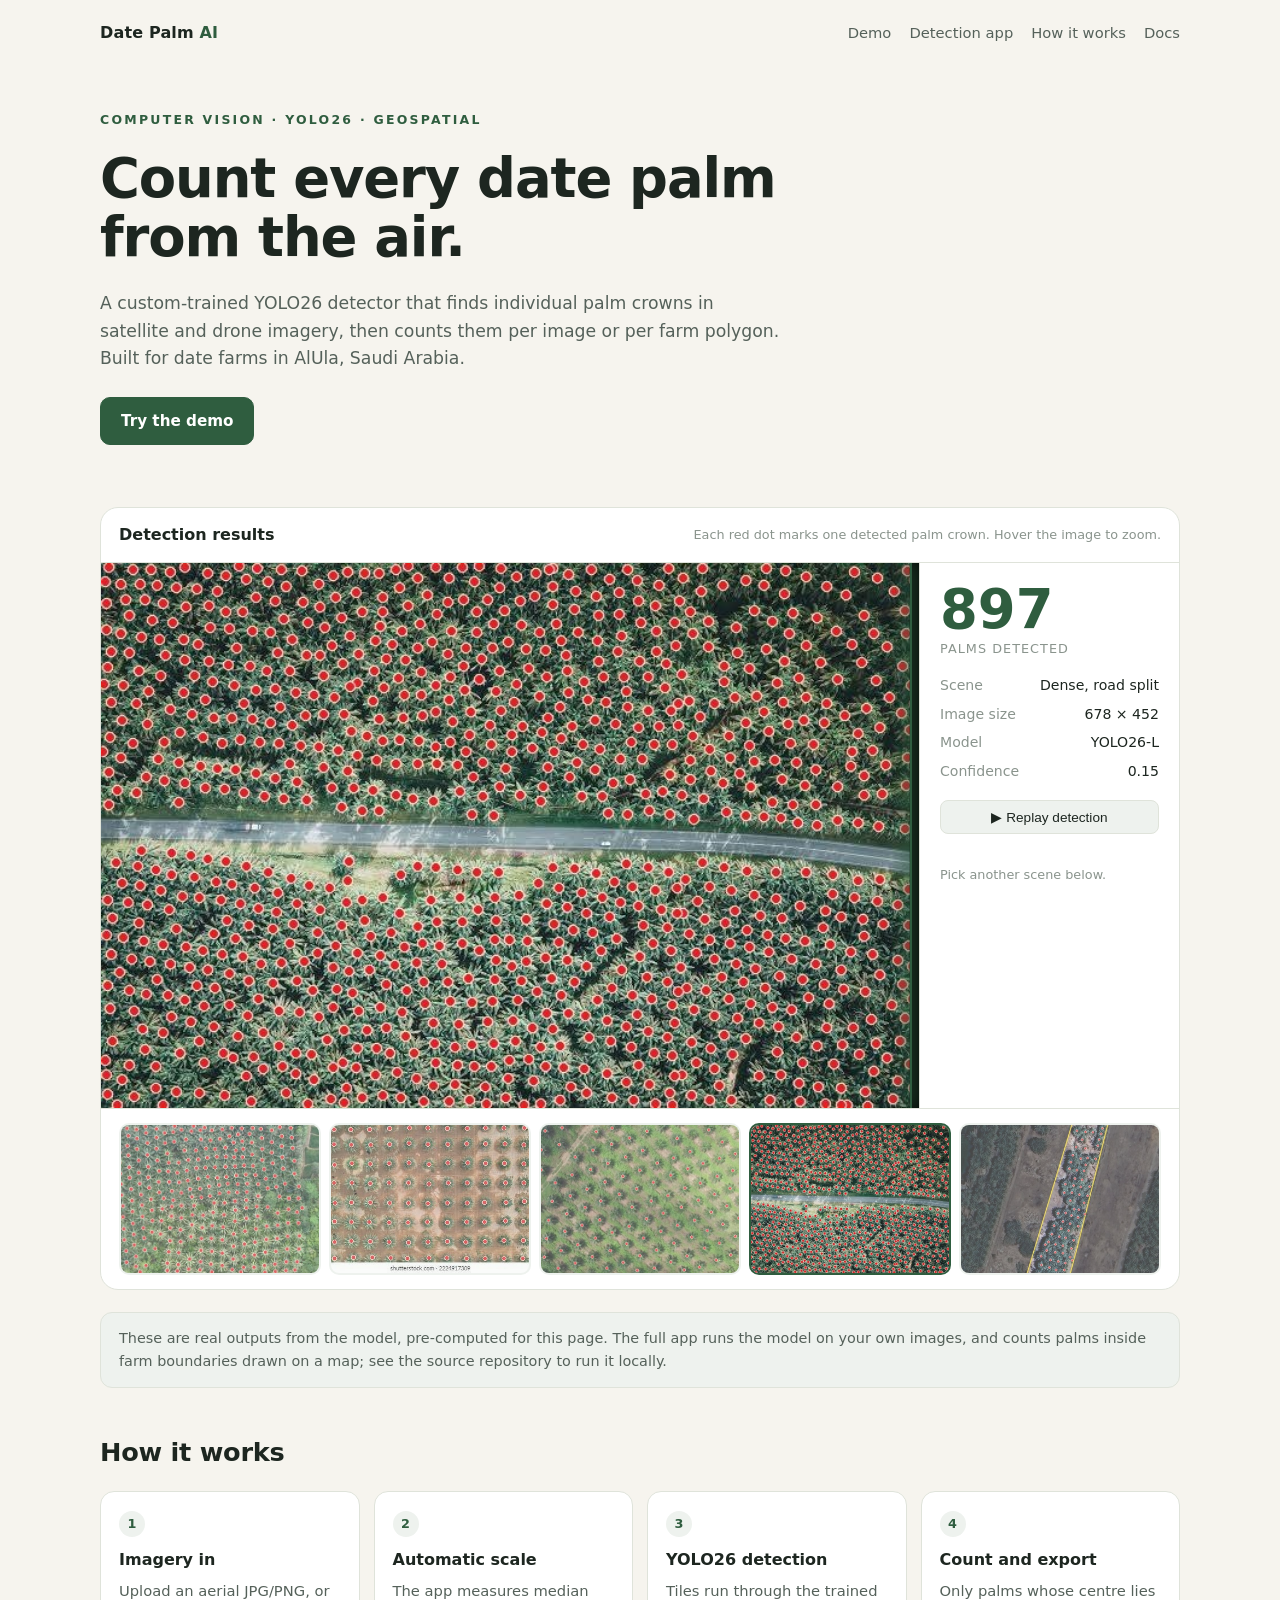
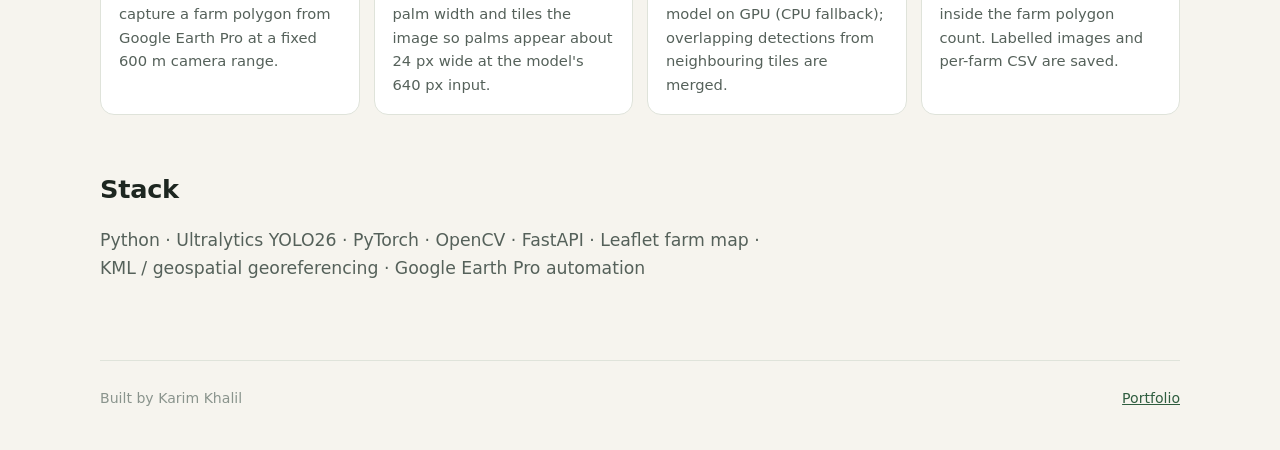
<file: site/index.html>
<!doctype html>
<html lang="en">
<head>
<meta charset="utf-8">
<meta name="viewport" content="width=device-width, initial-scale=1">
<title>Date Palm AI – YOLO palm detection demo</title>
<meta name="description" content="Count date palms from aerial imagery with a custom-trained YOLO26 model. Interactive demo with real detection output.">
<meta property="og:title" content="Date Palm AI – YOLO palm detection demo">
<meta property="og:description" content="Count date palms from aerial imagery with a custom-trained YOLO26 model.">
<meta property="og:image" content="samples/s4.jpg">
<style>
  :root {
    --bg:#0f1511; --surface:#17201a; --surface2:#1e2a22; --line:#2a382f; --ink:#e9efea; --ink2:#a6b3aa; --ink3:#74847a;
    --accent:#7bc196; --accent2:#3f8a5c; --dot:#ee2c2c;
  }
  @media (prefers-color-scheme: light) {
    :root { --bg:#f6f4ee; --surface:#fff; --surface2:#eef2ee; --line:#dfe3da; --ink:#1d2620; --ink2:#55615a; --ink3:#8a948d; --accent:#2f5d3f; --accent2:#2f5d3f; }
  }
  * { box-sizing:border-box; }
  html { scroll-behavior:smooth; }
  body { margin:0; background:var(--bg); color:var(--ink); font:16px/1.6 "Segoe UI",system-ui,-apple-system,Roboto,sans-serif; }
  a { color:var(--accent); }
  .wrap { max-width:1120px; margin:0 auto; padding:0 20px; }
  header.top { display:flex; justify-content:space-between; align-items:center; padding:20px 0; gap:16px; flex-wrap:wrap; }
  .brand { font-weight:700; letter-spacing:.01em; }
  .brand span { color:var(--accent); }
  nav a { margin-left:18px; text-decoration:none; color:var(--ink2); font-size:.92rem; }
  nav a:hover { color:var(--ink); }
  .hero { padding:44px 0 28px; }
  .eyebrow { font-size:.78rem; letter-spacing:.18em; text-transform:uppercase; color:var(--accent); font-weight:600; }
  h1 { font-size:clamp(2rem,5vw,3.4rem); line-height:1.1; margin:.35em 0 .4em; letter-spacing:-.02em; max-width:18ch; }
  .lead { color:var(--ink2); max-width:62ch; font-size:1.08rem; }
  .btns { display:flex; gap:12px; margin-top:24px; flex-wrap:wrap; }
  .btn { display:inline-block; padding:11px 20px; border-radius:10px; text-decoration:none; font-weight:600; font-size:.95rem; border:1px solid var(--line); color:var(--ink); background:var(--surface); }
  .btn.primary { background:var(--accent2); border-color:var(--accent2); color:#fff; }
  .btn:hover { filter:brightness(1.1); }

  .demo { margin:34px 0 20px; border:1px solid var(--line); background:var(--surface); border-radius:18px; overflow:hidden; }
  .demo-head { display:flex; justify-content:space-between; align-items:center; padding:14px 18px; border-bottom:1px solid var(--line); gap:12px; flex-wrap:wrap; }
  .demo-head h2 { margin:0; font-size:1rem; }
  .live { font-size:.8rem; color:var(--ink3); }
  .stage { display:grid; grid-template-columns:minmax(0,1fr) 260px; }
  @media (max-width:820px){ .stage { grid-template-columns:1fr; } }
  .viewer { position:relative; background:#000; min-height:260px; display:flex; align-items:center; justify-content:center; overflow:hidden; cursor:crosshair; }
  .viewer img { display:block; width:100%; max-height:70vh; object-fit:contain; }
  .scan { position:absolute; top:0; bottom:0; width:2px; background:var(--accent); box-shadow:0 0 18px 4px var(--accent); left:0; opacity:0; pointer-events:none; }
  .cover { position:absolute; inset:0; background:#000; transform-origin:right; pointer-events:none; }
  .lens { position:absolute; width:170px; height:170px; border-radius:50%; border:2px solid #fff; box-shadow:0 4px 24px rgba(0,0,0,.6); background-repeat:no-repeat; pointer-events:none; display:none; }
  .side { padding:20px; border-left:1px solid var(--line); display:flex; flex-direction:column; gap:18px; }
  @media (max-width:820px){ .side { border-left:0; border-top:1px solid var(--line); } }
  .count { font-size:3.4rem; font-weight:700; line-height:1; color:var(--accent); font-variant-numeric:tabular-nums; }
  .count small { display:block; font-size:.8rem; font-weight:500; color:var(--ink3); letter-spacing:.08em; text-transform:uppercase; margin-top:6px; }
  dl { margin:0; display:grid; grid-template-columns:auto 1fr; gap:6px 12px; font-size:.88rem; }
  dt { color:var(--ink3); } dd { margin:0; text-align:right; }
  .thumbs { display:grid; grid-template-columns:repeat(5,1fr); gap:8px; padding:14px 18px; border-top:1px solid var(--line); }
  .thumbs button { padding:0; border:2px solid transparent; border-radius:10px; overflow:hidden; background:var(--surface2); cursor:pointer; aspect-ratio:4/3; }
  .thumbs button img { width:100%; height:100%; object-fit:cover; display:block; opacity:.7; transition:opacity .2s; }
  .thumbs button[aria-pressed="true"] { border-color:var(--accent); }
  .thumbs button[aria-pressed="true"] img, .thumbs button:hover img { opacity:1; }
  .hint { font-size:.8rem; color:var(--ink3); }
  .replay { background:var(--surface2); color:var(--ink); border:1px solid var(--line); border-radius:8px; padding:8px 12px; cursor:pointer; font-size:.85rem; }

  section { padding:44px 0 10px; }
  h2.sec { font-size:1.6rem; letter-spacing:-.01em; margin:0 0 10px; }
  .grid { display:grid; grid-template-columns:repeat(auto-fit,minmax(230px,1fr)); gap:14px; margin-top:18px; }
  .card { background:var(--surface); border:1px solid var(--line); border-radius:14px; padding:18px; }
  .card h3 { margin:0 0 6px; font-size:1rem; }
  .card p { margin:0; color:var(--ink2); font-size:.92rem; }
  .num { display:inline-flex; width:26px; height:26px; border-radius:50%; background:var(--surface2); color:var(--accent); align-items:center; justify-content:center; font-size:.8rem; font-weight:700; margin-bottom:10px; }
  .note { margin:22px 0 0; padding:14px 18px; border-radius:12px; background:var(--surface2); color:var(--ink2); font-size:.9rem; border:1px solid var(--line); }
  footer { margin-top:50px; padding:26px 0 40px; border-top:1px solid var(--line); color:var(--ink3); font-size:.88rem; display:flex; justify-content:space-between; gap:12px; flex-wrap:wrap; }
  @media (prefers-reduced-motion: reduce){ * { animation:none !important; transition:none !important; } }
</style>
</head>
<body>
<div class="wrap">
  <header class="top">
    <div class="brand">Date Palm <span>AI</span></div>
    <nav><a href="#demo">Demo</a><a href="app/">Detection app</a><a href="#how">How it works</a><a href="docs/">Docs</a></nav>
  </header>

  <div class="hero">
    <div class="eyebrow">Computer vision · YOLO26 · Geospatial</div>
    <h1>Count every date palm from the air.</h1>
    <p class="lead">A custom-trained YOLO26 detector that finds individual palm crowns in satellite and drone imagery, then counts them per image or per farm polygon. Built for date farms in AlUla, Saudi Arabia.</p>
    <div class="btns">
      <a class="btn primary" href="#demo">Try the demo</a>
    </div>
  </div>

  <div class="demo" id="demo">
    <div class="demo-head"><h2>Detection results</h2><span class="live">Each red dot marks one detected palm crown. Hover the image to zoom.</span></div>
    <div class="stage">
      <div class="viewer" id="viewer">
        <img id="img" alt="Aerial image with detected palms marked by red dots" src="samples/s4.jpg">
        <div class="cover" id="cover"></div>
        <div class="scan" id="scan"></div>
        <div class="lens" id="lens"></div>
      </div>
      <div class="side">
        <div class="count"><span id="num">0</span><small>palms detected</small></div>
        <dl>
          <dt>Scene</dt><dd id="m-scene"></dd>
          <dt>Image size</dt><dd id="m-size"></dd>
          <dt>Model</dt><dd>YOLO26-L</dd>
          <dt>Confidence</dt><dd>0.15</dd>
        </dl>
        <button class="replay" id="replay">▶ Replay detection</button>
        <p class="hint">Pick another scene below.</p>
      </div>
    </div>
    <div class="thumbs" id="thumbs"></div>
  </div>
  <p class="note">These are real outputs from the model, pre-computed for this page. The full app runs the model on your own images, and counts palms inside farm boundaries drawn on a map; see the source repository to run it locally.</p>

  <section id="how">
    <h2 class="sec">How it works</h2>
    <div class="grid">
      <div class="card"><div class="num">1</div><h3>Imagery in</h3><p>Upload an aerial JPG/PNG, or capture a farm polygon from Google Earth Pro at a fixed 600 m camera range.</p></div>
      <div class="card"><div class="num">2</div><h3>Automatic scale</h3><p>The app measures median palm width and tiles the image so palms appear about 24 px wide at the model's 640 px input.</p></div>
      <div class="card"><div class="num">3</div><h3>YOLO26 detection</h3><p>Tiles run through the trained model on GPU (CPU fallback); overlapping detections from neighbouring tiles are merged.</p></div>
      <div class="card"><div class="num">4</div><h3>Count and export</h3><p>Only palms whose centre lies inside the farm polygon count. Labelled images and per-farm CSV are saved.</p></div>
    </div>
  </section>

  <section>
    <h2 class="sec">Stack</h2>
    <p class="lead">Python · Ultralytics YOLO26 · PyTorch · OpenCV · FastAPI · Leaflet farm map · KML / geospatial georeferencing · Google Earth Pro automation</p>
  </section>

  <footer>
    <span>Built by Karim Khalil</span>
    <span><a href="https://kareemkhalill.github.io/portfolio">Portfolio</a></span>
  </footer>
</div>

<script>
const samples = [
  { src:'samples/s1.jpg', count:321, scene:'Plantation, dense',  size:'617 × 324' },
  { src:'samples/s2.jpg', count:88,  scene:'Spaced rows',        size:'389 × 280' },
  { src:'samples/s3.jpg', count:124, scene:'Young plantation',   size:'738 × 414' },
  { src:'samples/s4.jpg', count:907, scene:'Dense, road split',  size:'678 × 452' },
  { src:'samples/s5.jpg', count:148, scene:'Farm TYM-00724, 1.21 ha', size:'702 × 2000' },
];
const $ = id => document.getElementById(id);
const img=$('img'), cover=$('cover'), scan=$('scan'), num=$('num'), viewer=$('viewer'), lens=$('lens');
const reduce = matchMedia('(prefers-reduced-motion: reduce)').matches;
let cur = 3, raf = 0;

const thumbs = $('thumbs');
samples.forEach((s,i) => {
  const b = document.createElement('button');
  b.setAttribute('aria-label', 'Scene ' + (i+1) + ': ' + s.scene);
  b.innerHTML = '<img loading="lazy" alt="" src="'+s.src+'">';
  b.onclick = () => select(i);
  thumbs.appendChild(b);
});

function select(i){
  cur = i;
  const s = samples[i];
  [...thumbs.children].forEach((b,k)=>b.setAttribute('aria-pressed', k===i));
  img.src = s.src;
  $('m-scene').textContent = s.scene; $('m-size').textContent = s.size;
  img.decode().catch(()=>{}).then(play);
}

function play(){
  cancelAnimationFrame(raf);
  const target = samples[cur].count;
  if (reduce){ num.textContent = target; cover.style.opacity = 0; scan.style.opacity = 0; return; }
  const dur = 1600, t0 = performance.now();
  scan.style.opacity = 1; cover.style.opacity = 1;
  (function step(t){
    const p = Math.min(1,(t-t0)/dur), e = 1-Math.pow(1-p,3);
    cover.style.transform = 'scaleX(' + (1-e) + ')';
    scan.style.left = (e*100) + '%';
    num.textContent = Math.round(target*e);
    if (p<1) raf = requestAnimationFrame(step); else { scan.style.opacity = 0; cover.style.opacity = 0; num.textContent = target; }
  })(t0);
}
$('replay').onclick = play;

// zoom lens
viewer.addEventListener('mousemove', e => {
  const r = img.getBoundingClientRect();
  const x = e.clientX - r.left, y = e.clientY - r.top;
  if (x<0||y<0||x>r.width||y>r.height){ lens.style.display='none'; return; }
  const z = 3, vr = viewer.getBoundingClientRect();
  lens.style.display = 'block';
  lens.style.left = (e.clientX - vr.left - 85) + 'px';
  lens.style.top  = (e.clientY - vr.top  - 85) + 'px';
  lens.style.backgroundImage = 'url(' + img.src + ')';
  lens.style.backgroundSize = (r.width*z) + 'px ' + (r.height*z) + 'px';
  lens.style.backgroundPosition = (-(x*z-85)) + 'px ' + (-(y*z-85)) + 'px';
});
viewer.addEventListener('mouseleave', () => lens.style.display='none');

select(3);
</script>
</body>
</html>
</file>
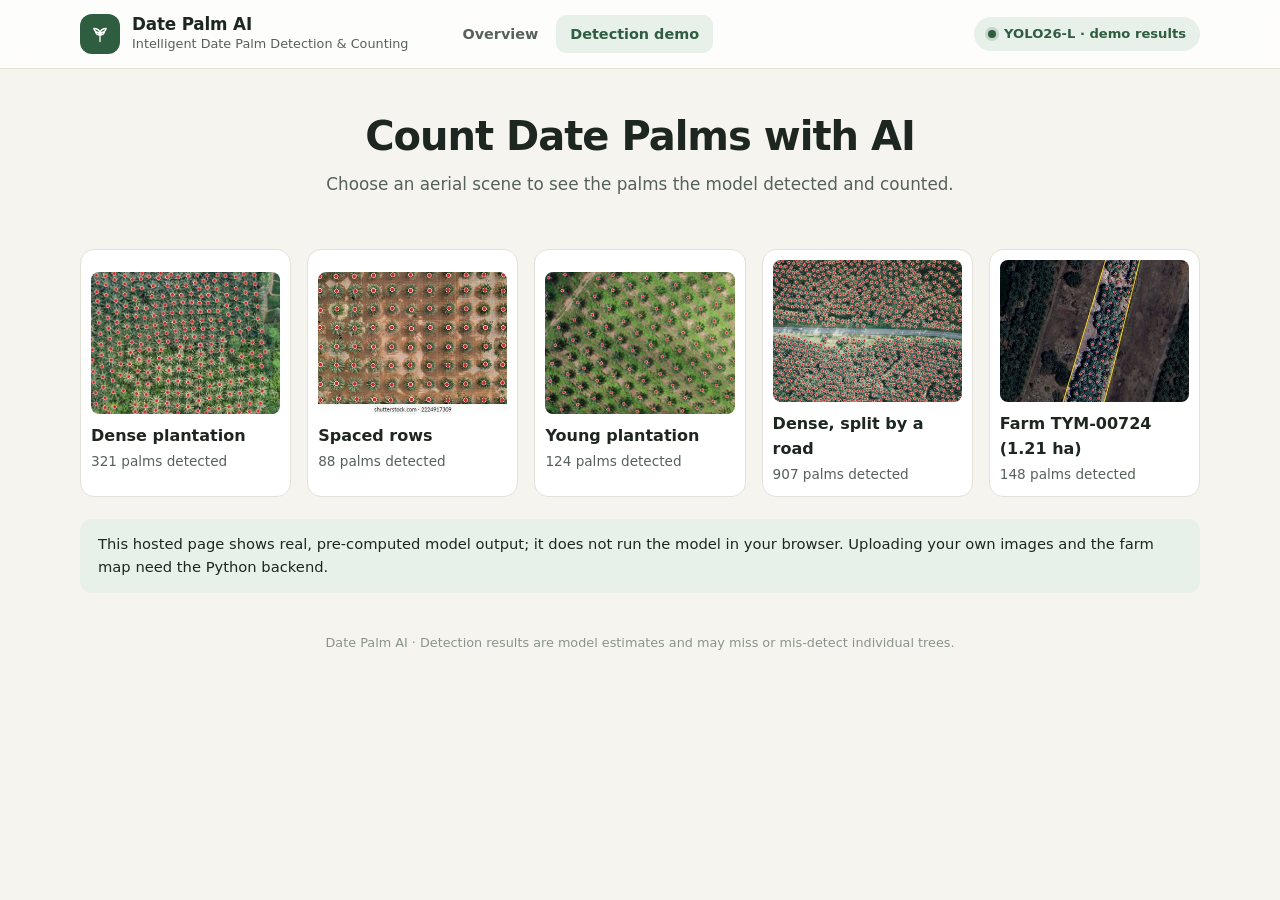
<file: site/app/index.html>
<!doctype html>
<html lang="en">
<head>
  <meta charset="utf-8">
  <meta name="viewport" content="width=device-width, initial-scale=1">
  <title>Date Palm AI – Detection Demo</title>
  <meta name="description" content="Intelligent date palm detection and counting from aerial imagery. Demo with pre-computed model results.">
  <link rel="icon" href="data:image/svg+xml,%3Csvg xmlns='http://www.w3.org/2000/svg' viewBox='0 0 32 32'%3E%3Crect width='32' height='32' rx='8' fill='%232f5d3f'/%3E%3Cpath d='M16 26V14M16 14c-1-4-4-6-8-6 1 4 4 6 8 6zm0 0c1-4 4-6 8-6-1 4-4 6-8 6zm0 3c-1-3-3-4-6-4 1 3 3 4 6 4zm0 0c1-3 3-4 6-4-1 3-3 4-6 4z' stroke='%23fff' stroke-width='1.8' fill='none' stroke-linecap='round' stroke-linejoin='round'/%3E%3C/svg%3E">
  <link rel="stylesheet" href="style.css">
  <style>
    .samples { display:grid; grid-template-columns:repeat(auto-fill,minmax(210px,1fr)); gap:16px; margin-top:24px; }
    .sample { text-align:left; padding:10px; cursor:pointer; font:inherit; color:inherit; border:1px solid #e4e1d7; background:#fff; border-radius:14px; }
    .sample:hover { border-color:var(--accent); }
    .sample img { width:100%; aspect-ratio:4/3; object-fit:cover; border-radius:8px; display:block; }
    .sample b { display:block; margin-top:10px; }
    .sample span { font-size:.85rem; color:var(--ink-2); }
    .demo-note { margin-top:22px; padding:14px 18px; border-radius:12px; background:#e8f0ea; font-size:.92rem; }
    .compare.single { grid-template-columns:minmax(0,1fr); }
    .pane-img.tall img { max-height:80vh; object-fit:contain; margin:0 auto; width:auto; max-width:100%; }
  </style>
</head>
<body>
  <header class="topbar">
    <div class="container topbar-inner">
      <div class="brand">
        <span class="brand-mark" aria-hidden="true">
          <svg viewBox="0 0 32 32" width="22" height="22" fill="none" stroke="currentColor" stroke-width="1.9" stroke-linecap="round" stroke-linejoin="round"><path d="M16 27V14M16 14c-1-4-4-6-9-6 1 4 4 6 9 6zm0 0c1-4 4-6 9-6-1 4-4 6-9 6zm0 3.5c-1-3-3-4.500-6.500-4.500 1 3 3 4.500 6.500 4.500zm0 0c1-3 3-4.500 6.500-4.500-1 3-3 4.500-6.500 4.500z"/></svg>
        </span>
        <div>
          <h1 class="brand-name">Date Palm AI</h1>
          <p class="brand-sub">Intelligent Date Palm Detection &amp; Counting</p>
        </div>
      </div>
      <nav class="nav">
        <a href="../">Overview</a>
        <a class="active" href="./">Detection demo</a>
      </nav>
      <div class="topbar-right">
        <div class="status" data-state="ready" role="status"><span class="status-dot"></span><span>YOLO26-L · demo results</span></div>
      </div>
    </div>
  </header>

  <main class="container">
    <section id="view-pick" class="view">
      <div class="hero">
        <h2>Count Date Palms with AI</h2>
        <p>Choose an aerial scene to see the palms the model detected and counted.</p>
      </div>
      <div class="samples" id="samples"></div>
      <p class="demo-note">This hosted page shows real, pre-computed model output; it does not run the model in your browser. Uploading your own images and the farm map need the Python backend.</p>
    </section>

    <section id="view-results" class="view" hidden>
      <div class="card count-card">
        <p class="eyebrow">Date palms detected</p>
        <p class="count" id="res-count">0</p>
        <p class="count-caption">Individual date palms detected in this image</p>
        <div class="count-file">
          <span class="eyebrow">Scene</span>
          <span class="file-name" id="res-scene"></span>
        </div>
      </div>
      <div class="stats">
        <div class="card stat"><p class="eyebrow">Palms detected</p><p class="stat-value" id="stat-count">0</p></div>
        <div class="card stat"><p class="eyebrow">Image size</p><p class="stat-value" id="stat-size">-</p></div>
        <div class="card stat"><p class="eyebrow">Model</p><p class="stat-value">YOLO26-L</p></div>
      </div>
      <div class="compare single">
        <figure class="card pane">
          <figcaption><span class="eyebrow">AI Detection</span><span class="pane-note" id="note-annotated"></span></figcaption>
          <button class="pane-img tall" id="zoom" aria-label="View detection result full size"><img id="img-annotated" alt="Image annotated with detected date palms"></button>
        </figure>
      </div>
      <p class="hint">Each red dot marks one detected palm crown. Click the image to inspect it at full size.</p>
      <div class="actions">
        <button class="btn btn-primary" id="back-btn">Choose Another Scene</button>
        <a class="btn btn-secondary" id="download-btn" download>Download Result</a>
      </div>
    </section>
  </main>

  <footer class="container footer">Date Palm AI &middot; Detection results are model estimates and may miss or mis-detect individual trees.</footer>

  <div class="lightbox" id="lightbox" hidden>
    <div class="lightbox-bar">
      <span>AI Detection</span>
      <div>
        <button class="btn btn-ghost" id="lightbox-fit">100%</button>
        <button class="btn btn-ghost" id="lightbox-close" aria-label="Close">Close</button>
      </div>
    </div>
    <div class="lightbox-scroll" id="lightbox-scroll"><img id="lightbox-img" alt=""></div>
  </div>

  <script>
  (() => {
    const $ = (id) => document.getElementById(id);
    const fmt = new Intl.NumberFormat("en-US");
    const samples = [
      { src:"../samples/s1.jpg", name:"Dense plantation",         count:321, w:617, h:324 },
      { src:"../samples/s2.jpg", name:"Spaced rows",              count:88,  w:389, h:280 },
      { src:"../samples/s3.jpg", name:"Young plantation",         count:124, w:738, h:414 },
      { src:"../samples/s4.jpg", name:"Dense, split by a road",   count:907, w:678, h:452 },
      { src:"../samples/s5.jpg", name:"Farm TYM-00724 (1.21 ha)", count:148, w:702, h:2000 },
    ];
    const grid = $("samples"), pick = $("view-pick"), res = $("view-results");
    samples.forEach((s, i) => {
      const b = document.createElement("button");
      b.className = "sample";
      b.innerHTML = `<img alt="" src="${s.src}"><b>${s.name}</b><span>${fmt.format(s.count)} palms detected</span>`;
      b.onclick = () => open(i);
      grid.appendChild(b);
    });
    function open(i) {
      const s = samples[i], n = fmt.format(s.count);
      $("res-count").textContent = n; $("stat-count").textContent = n;
      $("res-scene").textContent = s.name;
      $("stat-size").textContent = `${s.w} × ${s.h}`;
      $("note-annotated").textContent = `${n} palms`;
      $("img-annotated").src = s.src;
      $("download-btn").href = s.src;
      $("download-btn").setAttribute("download", `date-palms-${i + 1}.jpg`);
      pick.hidden = true; res.hidden = false; window.scrollTo({ top: 0, behavior: "smooth" });
    }
    $("back-btn").onclick = () => { res.hidden = true; pick.hidden = false; window.scrollTo({ top: 0, behavior: "smooth" }); };
    const box = $("lightbox"), sc = $("lightbox-scroll"), bi = $("lightbox-img");
    $("zoom").onclick = () => { bi.src = $("img-annotated").src; sc.classList.remove("actual"); $("lightbox-fit").textContent = "100%"; box.hidden = false; document.body.style.overflow = "hidden"; };
    const close = () => { box.hidden = true; document.body.style.overflow = ""; };
    $("lightbox-close").onclick = close;
    $("lightbox-fit").onclick = () => { const a = sc.classList.toggle("actual"); $("lightbox-fit").textContent = a ? "Fit" : "100%"; };
    document.addEventListener("keydown", (e) => { if (e.key === "Escape" && !box.hidden) close(); });
  })();
  </script>
</body>
</html>
</file>
<file: site/app/style.css>
:root {
  --bg: #f6f4ee;
  --surface: #ffffff;
  --ink: #1d2620;
  --ink-2: #55615a;
  --ink-3: #8a948d;
  --line: #e4e1d7;
  --accent: #2f5d3f;
  --accent-hover: #264d34;
  --accent-soft: #e8f0ea;
  --error: #a63d32;
  --error-soft: #fbeeec;
  --radius: 18px;
  --shadow: 0 1px 2px rgba(29, 38, 32, .04), 0 8px 28px rgba(29, 38, 32, .06);
  --ease: cubic-bezier(.2, .7, .2, 1);
}

* { box-sizing: border-box; }
[hidden] { display: none !important; }

body {
  margin: 0;
  background: var(--bg);
  color: var(--ink);
  font: 16px/1.55 "Inter", "Segoe UI", system-ui, -apple-system, Roboto, sans-serif;
  -webkit-font-smoothing: antialiased;
}

h1, h2, h3, p, figure, dl, dd { margin: 0; }
.container { width: min(1120px, 100% - 40px); margin-inline: auto; }
.muted { color: var(--ink-3); font-size: .875rem; }
.eyebrow { font-size: .72rem; font-weight: 600; letter-spacing: .09em; text-transform: uppercase; color: var(--ink-3); }

/* Header */
.topbar { background: rgba(255, 255, 255, .8); backdrop-filter: blur(10px); border-bottom: 1px solid var(--line); position: sticky; top: 0; z-index: 10; }
.topbar-inner { display: flex; align-items: center; justify-content: space-between; gap: 16px; padding-block: 14px; }
.brand { display: flex; align-items: center; gap: 12px; }
.brand-mark { display: grid; place-items: center; width: 40px; height: 40px; border-radius: 12px; background: var(--accent); color: #fff; }
.brand-name { font-size: 1.05rem; font-weight: 650; letter-spacing: -.01em; line-height: 1.2; }
.brand-sub { font-size: .8rem; color: var(--ink-2); }
.status { display: inline-flex; align-items: center; gap: 8px; padding: 7px 14px; border-radius: 999px; background: var(--accent-soft); color: var(--accent); font-size: .82rem; font-weight: 550; white-space: nowrap; }
.status-dot { width: 8px; height: 8px; border-radius: 50%; background: currentColor; }
.status[data-state="ready"] .status-dot { box-shadow: 0 0 0 3px rgba(47, 93, 63, .18); }
.status[data-state="loading"] { background: #f1efe7; color: var(--ink-2); }
.status[data-state="loading"] .status-dot { animation: pulse 1.2s ease-in-out infinite; }
.status[data-state="error"] { background: var(--error-soft); color: var(--error); }

.topbar-right { display: flex; align-items: center; gap: 12px; min-width: 0; }
.model-picker { display: flex; align-items: center; gap: 8px; font-size: .8rem; font-weight: 550; color: var(--ink-3); min-width: 0; }
.model-picker select { width: auto; max-width: 240px; padding: 7px 10px; font-size: .85rem; border-radius: 10px; }

.nav { display: flex; gap: 4px; margin-left: 24px; margin-right: auto; }
.nav a { padding: 8px 14px; border-radius: 10px; font-size: .9rem; font-weight: 550; color: var(--ink-2); text-decoration: none; transition: background .18s, color .18s; }
.nav a:hover { background: #efede4; color: var(--ink); }
.nav a.active { background: var(--accent-soft); color: var(--accent); }

/* Hero */
.hero { text-align: center; padding: 44px 0 28px; max-width: 640px; margin-inline: auto; }
.hero h2 { font-size: clamp(1.75rem, 4vw, 2.5rem); font-weight: 680; letter-spacing: -.025em; line-height: 1.15; }
.hero p { margin-top: 12px; color: var(--ink-2); font-size: 1.05rem; }

/* Cards & buttons */
.card { background: var(--surface); border: 1px solid var(--line); border-radius: var(--radius); box-shadow: var(--shadow); }
.view { animation: rise .35s var(--ease); }

.btn { display: inline-flex; align-items: center; justify-content: center; gap: 8px; padding: 12px 24px; border-radius: 12px; border: 1px solid transparent; font: inherit; font-weight: 600; font-size: .95rem; cursor: pointer; text-decoration: none; transition: background .18s, border-color .18s, transform .18s var(--ease), box-shadow .18s; }
.btn:active:not(:disabled) { transform: scale(.98); }
.btn:focus-visible, .dropzone:focus-visible, .pane-img:focus-visible, summary:focus-visible { outline: 2px solid var(--accent); outline-offset: 3px; }
.btn-primary { background: var(--accent); color: #fff; }
.btn-primary:hover:not(:disabled) { background: var(--accent-hover); box-shadow: 0 4px 14px rgba(47, 93, 63, .25); }
.btn-primary:disabled { background: #cfd6d1; color: #fff; cursor: not-allowed; }
.btn-secondary { background: var(--surface); border-color: var(--line); color: var(--ink); }
.btn-secondary:hover { border-color: #c9c5b8; background: #fbfaf6; }
.btn-ghost { background: transparent; color: #fff; border-color: rgba(255, 255, 255, .3); padding: 7px 14px; font-size: .85rem; }
.btn-ghost:hover { background: rgba(255, 255, 255, .12); }

/* Upload */
.upload-card { padding: 20px; max-width: 760px; margin-inline: auto; }
.dropzone { display: grid; justify-items: center; align-content: center; gap: 4px; min-height: 260px; padding: 32px 20px; text-align: center; border: 1.5px dashed #c9d3cc; border-radius: 14px; background: #fbfcfa; cursor: pointer; transition: border-color .18s, background .18s; }
.dropzone:hover, .dropzone.dragover { border-color: var(--accent); background: var(--accent-soft); }
.dropzone.has-file { border-style: solid; border-color: #c9d3cc; }
.drop-icon { display: grid; place-items: center; width: 56px; height: 56px; margin-bottom: 12px; border-radius: 50%; background: var(--accent-soft); color: var(--accent); transition: transform .25s var(--ease); }
.dropzone:hover .drop-icon, .dropzone.dragover .drop-icon { transform: translateY(-3px); }
.drop-title { font-size: 1.15rem; font-weight: 600; }
.drop-sub { color: var(--ink-2); }
.drop-formats { margin-top: 10px; font-size: .78rem; letter-spacing: .08em; color: var(--ink-3); }
.file-name { overflow-wrap: anywhere; }
.upload-actions { display: flex; justify-content: center; margin-top: 18px; }
.upload-actions .btn { min-width: 220px; }
.form-error { margin-top: 14px; padding: 12px 16px; border-radius: 12px; background: var(--error-soft); color: var(--error); font-size: .92rem; text-align: center; }

.ready-panel { max-width: 760px; margin: 28px auto 0; text-align: center; padding: 8px 20px; }
.ready-icon { display: inline-grid; place-items: center; width: 40px; height: 40px; border-radius: 50%; background: #efede4; color: var(--ink-2); margin-bottom: 8px; }
.ready-panel h3 { font-size: 1rem; font-weight: 600; }
.ready-panel p { color: var(--ink-2); font-size: .92rem; max-width: 380px; margin: 4px auto 0; }

/* Processing */
.processing-card { max-width: 560px; margin-inline: auto; padding: 48px 32px; text-align: center; }
.processing-card h3 { font-size: 1.3rem; font-weight: 640; margin-top: 20px; }
.processing-line { color: var(--ink-2); margin-top: 4px; }
.spinner { width: 40px; height: 40px; margin-inline: auto; border-radius: 50%; border: 3px solid var(--accent-soft); border-top-color: var(--accent); animation: spin .8s linear infinite; }
.indeterminate { height: 6px; margin: 24px auto 16px; max-width: 320px; border-radius: 99px; background: var(--accent-soft); overflow: hidden; }
.indeterminate span { display: block; height: 100%; width: 40%; border-radius: inherit; background: var(--accent); animation: slide 1.3s var(--ease) infinite; }

/* Results */
.count-card { max-width: 760px; margin-inline: auto; padding: 36px 28px 26px; text-align: center; }
.count { font-size: clamp(4rem, 12vw, 6.5rem); font-weight: 700; letter-spacing: -.04em; line-height: 1.05; color: var(--accent); margin-top: 6px; font-variant-numeric: tabular-nums; }
.count-caption { color: var(--ink-2); margin-top: 4px; }
.count-file { display: flex; flex-direction: column; gap: 2px; margin-top: 22px; padding-top: 18px; border-top: 1px solid var(--line); }
.count-file .file-name { font-weight: 550; }

.stats { display: grid; grid-template-columns: repeat(3, 1fr); gap: 16px; margin-top: 20px; }
.stat { padding: 20px 22px; }
.stat-value { margin-top: 6px; font-size: 1.75rem; font-weight: 650; letter-spacing: -.02em; font-variant-numeric: tabular-nums; }

.compare { display: grid; grid-template-columns: 1fr 1fr; gap: 16px; margin-top: 20px; align-items: start; }
.pane { margin: 0; padding: 14px; }
.pane figcaption { display: flex; justify-content: space-between; align-items: baseline; gap: 12px; padding: 4px 6px 12px; }
.pane-note { font-size: .85rem; color: var(--ink-2); overflow: hidden; text-overflow: ellipsis; white-space: nowrap; }
.pane-img { display: block; width: 100%; padding: 0; border: 0; border-radius: 10px; background: #efede4; overflow: hidden; cursor: zoom-in; }
.pane-img img { display: block; width: 100%; height: auto; transition: transform .35s var(--ease); }
.pane-img:hover img { transform: scale(1.015); }
.hint { text-align: center; margin-top: 10px; font-size: .82rem; color: var(--ink-3); }
.actions { display: flex; flex-wrap: wrap; justify-content: center; gap: 12px; margin-top: 22px; }

/* Advanced */
.advanced { max-width: 760px; margin: 28px auto 0; padding: 0; }
.advanced summary { padding: 16px 22px; font-weight: 600; font-size: .95rem; cursor: pointer; list-style: none; display: flex; justify-content: space-between; align-items: center; }
.advanced summary::-webkit-details-marker { display: none; }
.advanced summary::after { content: ""; width: 8px; height: 8px; border-right: 2px solid var(--ink-3); border-bottom: 2px solid var(--ink-3); transform: rotate(45deg); transition: transform .2s var(--ease); }
.advanced[open] summary::after { transform: rotate(-135deg); }
.advanced-body { display: grid; gap: 22px; padding: 4px 22px 24px; }
.field label { display: flex; justify-content: space-between; font-weight: 550; font-size: .92rem; margin-bottom: 10px; }
.field output { color: var(--accent); font-variant-numeric: tabular-nums; }
.field .muted { margin-top: 8px; }
input[type=range] { width: 100%; accent-color: var(--accent); }
select { width: 100%; padding: 11px 14px; border-radius: 10px; border: 1px solid var(--line); background: var(--surface); font: inherit; color: var(--ink); }
.advanced .btn { justify-self: start; }
.tech { display: grid; gap: 6px; padding-top: 18px; border-top: 1px solid var(--line); font-size: .85rem; }
.tech div { display: flex; justify-content: space-between; gap: 16px; }
.tech dt { color: var(--ink-3); }
.tech dd { color: var(--ink-2); text-align: right; }

.footer { padding: 40px 0 32px; text-align: center; font-size: .8rem; color: var(--ink-3); }

/* Lightbox */
.lightbox { position: fixed; inset: 0; z-index: 50; display: flex; flex-direction: column; background: rgba(18, 24, 20, .94); }
.lightbox-bar { display: flex; justify-content: space-between; align-items: center; gap: 12px; padding: 12px 20px; color: #fff; font-weight: 550; }
.lightbox-bar div { display: flex; gap: 8px; }
.lightbox-scroll { flex: 1; overflow: auto; display: grid; place-items: center; padding: 0 20px 20px; }
.lightbox-scroll img { max-width: 100%; max-height: 100%; object-fit: contain; border-radius: 6px; }
.lightbox-scroll.actual { place-items: start; }
.lightbox-scroll.actual img { max-width: none; max-height: none; }

@keyframes spin { to { transform: rotate(360deg); } }
@keyframes slide { 0% { transform: translateX(-100%); } 100% { transform: translateX(350%); } }
@keyframes pulse { 50% { opacity: .35; } }
@keyframes rise { from { opacity: 0; transform: translateY(8px); } to { opacity: 1; transform: none; } }

@media (max-width: 860px) {
  .compare { grid-template-columns: 1fr; }
}
@media (max-width: 640px) {
  .container { width: min(1120px, 100% - 32px); }
  .topbar-inner { flex-wrap: wrap; }
  .topbar-right { width: 100%; justify-content: space-between; }
  .model-picker { flex: 1; }
  .model-picker select { flex: 1; max-width: none; }
  .status span:last-child { display: none; }
  .status { padding: 7px 10px; }
  .brand-sub { display: none; }
  .hero { padding: 28px 0 20px; }
  .stats { grid-template-columns: 1fr; gap: 12px; }
  .stat { display: flex; justify-content: space-between; align-items: center; padding: 16px 18px; }
  .stat .eyebrow { max-width: 55%; }
  .stat-value { margin: 0; font-size: 1.4rem; }
  .dropzone { min-height: 220px; }
  .actions .btn, .upload-actions .btn { width: 100%; }
}
@media (prefers-reduced-motion: reduce) {
  *, *::before, *::after { animation-duration: .01ms !important; transition-duration: .01ms !important; }
}
</file>
